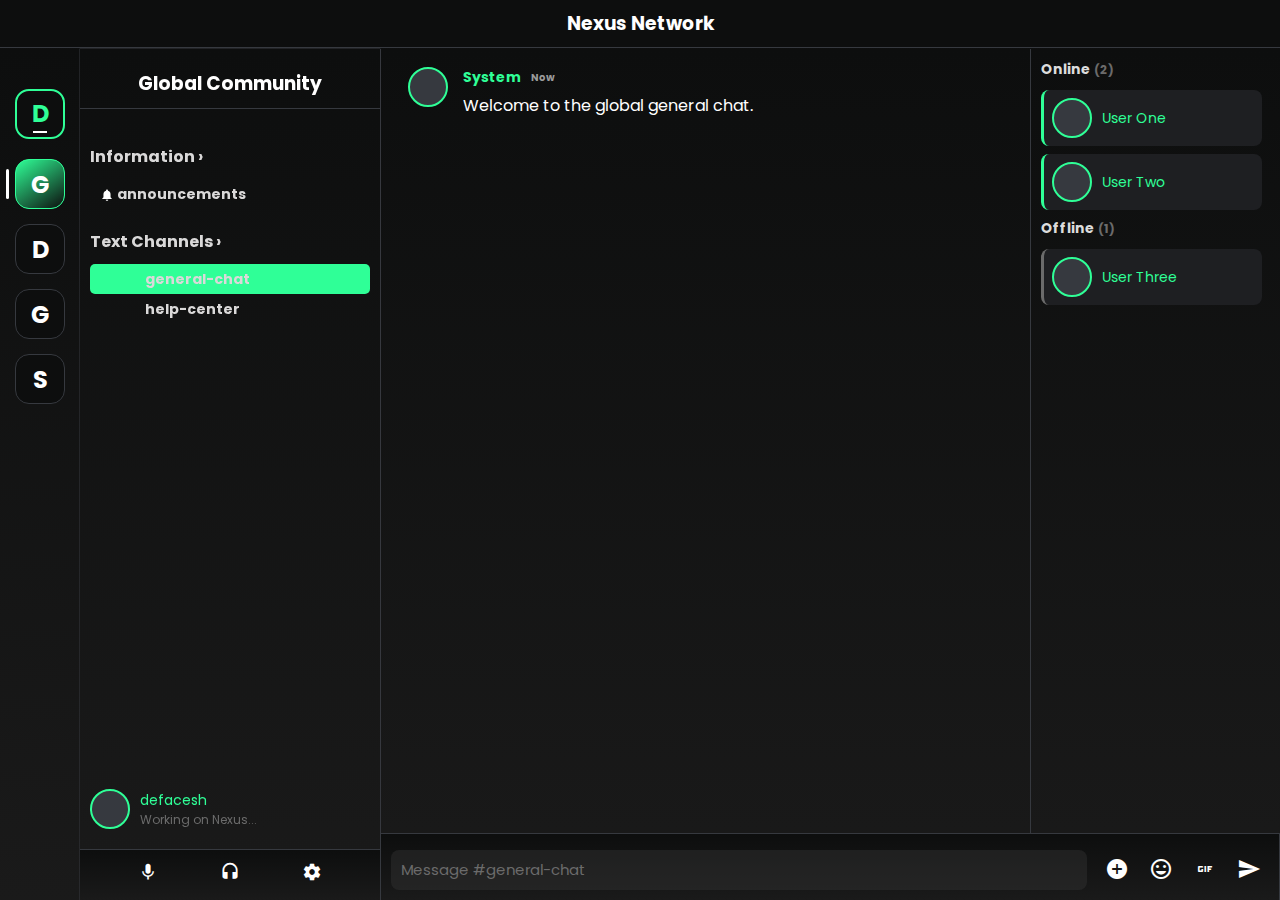
<file: index.html>
<!DOCTYPE html>
<html lang="en"> <head>
    <meta charset="UTF-8" />
    <meta name="viewport" content="width=device-width, initial-scale=1.0" />
    <title>Nexus | Global</title>
    <link rel="stylesheet" href="style.css" />
    <script src="script.js" defer></script>
    <link href="https://fonts.googleapis.com/icon?family=Material+Icons" rel="stylesheet">
  </head>
  <body>
    <div class="top-container no-select"><h3>Nexus Network</h3></div>

    <div class="main-container">
      <div class="left-side-container no-select">
        <div class="server-container no-select">
          <br>
          <div class="app-logo"><h2>D</h2><hr></div>
          <div class="servers">
            <div class="server-item active" title="Global Server"><h2>G</h2><br></div>
            <div class="server-item" title="Dev Community"><h2>D</h2><br></div>
            <div class="server-item" title="Gaming"><h2>G</h2><br></div>
            <div class="server-item" title="Support"><h2>S</h2><br></div>
          </div>
        </div>

        <div class="channel-container">
          <div class="channel-server-info">
            <h3>Global Community</h3>
          </div>
          <br>
          
          <div class="channel-category">
            <h4>Information ›</h4>
            <div class="channels">
              <div class="channel"><h5><span class="material-icons" style="font-size: 14px; vertical-align: middle;">notifications</span> announcements</h5></div>
            </div>
          </div>
          
          <div class="channel-category">
            <h4>Text Channels ›</h4>
            <div class="channels">
              <div class="channel active"><h5><span class="material-icons" style="font-size: 14px; vertical-align: middle;">tag</span> general-chat</h5></div>
              <div class="channel"><h5><span class="material-icons" style="font-size: 14px; vertical-align: middle;">tag</span> help-center</h5></div>
            </div>
          </div>
        
          <div class="user-status">
            <div class="status-item">
              <div class="profile-photo"></div>
              <div class="status-info">
                <span class="username">defacesh</span>
                <span class="status-text">Working on Nexus...</span>
              </div>
            </div>
          </div>
        
          <div class="bottom-controls">
            <button class="control-button" title="Mute"><i class="material-icons">mic</i></button>
            <button class="control-button" title="Deafen"><i class="material-icons">headset</i></button>
            <button class="control-button" title="Settings"><i class="material-icons">settings</i></button>
          </div>
        </div>
      </div>

      <div class="center-container">
        <div class="chat-area" id="chat-area">
          <div class="message-container">
            <div class="profile-photo" style="border-color: #2fff97;"></div>
            <div class="message-content">
              <div class="message-header">
                <h4 class="username" style="color: #2fff97;">System</h4>
                <h5 class="time">Now</h5>
              </div>
              <div class="message"><pre>Welcome to the global general chat.</pre></div>
            </div>
          </div>
        </div>

        <div class="chat-bottom-area" id="message-container">
          <div class="message-box no-select">
            <textarea 
              id="message-input" 
              placeholder="Message #general-chat"
              rows="1"
            ></textarea>
          </div>
          <div class="button-group no-select">
            <button class="file-upload"><i class="material-icons">add_circle</i></button>
            <button class="emoji-picker"><i class="material-icons">mood</i></button>
            <button class="gif-picker"><i class="material-icons">gif</i></button>
            <button class="sticker-picker"><i class="material-icons">send</i></button>
          </div>
        </div>
      </div>

      <div class="right-side-container no-select">
        <div class="user-list">
          <div class="user-category">
            <h3>Online <span class="user-count">(0)</span></h3>
            <div class="user-item online">
              <div class="profile-photo"></div>
              <div class="user-info"><span class="username">User One</span></div>
            </div>
            <div class="user-item online">
              <div class="profile-photo"></div>
              <div class="user-info"><span class="username">User Two</span></div>
            </div>
          </div>
      
          <div class="user-category">
            <h3>Offline <span class="user-count">(0)</span></h3>
            <div class="user-item offline">
              <div class="profile-photo"></div>
              <div class="user-info"><span class="username">User Three</span></div>
            </div>
          </div>
        </div>
      </div>
    </div>
  </body>
</html>
</file>
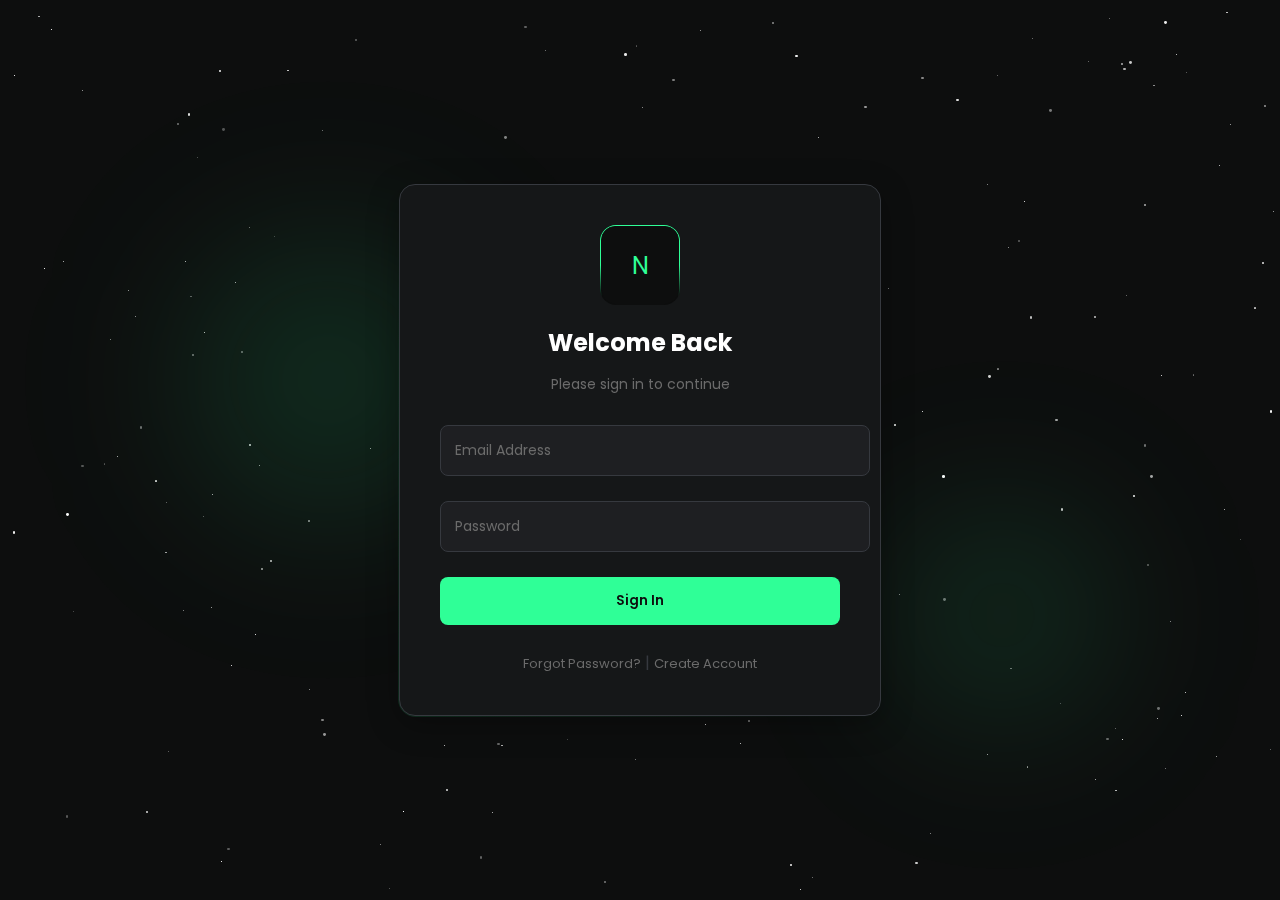
<file: login.html>
<!DOCTYPE html>
<html lang="en">
  <head>
    <meta charset="UTF-8" />
    <meta name="viewport" content="width=device-width, initial-scale=1.0" />
    <title>Login - Nexus</title>
    <style>
      /* Theme Styles */
      @import url("https://fonts.googleapis.com/css2?family=Poppins&display=swap");
      * {
        font-family: "Poppins", sans-serif;
      }
      body {
        background-color: #0d0e0e;
        display: flex;
        justify-content: center;
        align-items: center;
        min-height: 100vh;
        margin: 0;
        overflow: hidden;
      }

      .login-container {
        background: #151718;
        padding: 40px;
        border-radius: 16px;
        box-shadow: 0 8px 32px rgba(0, 0, 0, 0.3);
        width: 100%;
        max-width: 400px;
        position: relative;
        border: 1px solid #36393f;
      }

      .login-container::before {
        content: "";
        position: absolute;
        top: -2px;
        left: -2px;
        right: -2px;
        bottom: -2px;
        background: linear-gradient(45deg, #2fff97 0%, transparent 50%);
        z-index: -1;
        border-radius: 18px;
        opacity: 0.15;
      }

      .login-header {
        text-align: center;
        margin-bottom: 30px;
      }

      .logo {
    width: 80px;
    height: 80px;
    border-radius: 16px;
    margin: 0 auto 20px;
    display: flex;
    align-items: center;
    justify-content: center;
    font-size: 24px;
    color: #2fff97;
    position: relative;
    background: #0d0e0e;
    overflow: hidden; /* Important */
}

.logo::before {
    content: '';
    position: absolute;
    width: 500%; /* Larger animation area */
    height: 500%;
    background: conic-gradient(
        #2fff97 0deg,
        #2fff97 90deg,
        transparent 130deg,
        transparent 230deg,
        #2fff97 270deg,
        #2fff97 360deg
    );
    animation: rotate 3s linear infinite;
    z-index: 0;
}

@keyframes rotate {
    from { transform: rotate(0deg); }
    to { transform: rotate(360deg); }
}
.logo-content {
    position: relative;
    z-index: 1;
    background: #0d0e0e;
    width: calc(100% - 4px);
    height: calc(100% - 4px);
    border-radius: 14px;
    display: flex;
    align-items: center;
    justify-content: center;
    border: 1px solid #0d0e0e; /* Stabilizes the logo border */
}

      .login-header h1 {
        color: #fff;
        font-size: 24px;
        margin-bottom: 8px;
      }
      .logo h2 {
        position: relative;
        z-index: 1;
        background: #0d0e0e;
        padding: 5px;
        border-radius: 14px;
      }

      .login-header p {
        color: #6b6b6b;
        font-size: 14px;
      }

      .input-group {
        margin-bottom: 25px;
        position: relative;
      }

      .input-group input {
        width: 100%;
        padding: 14px;
        background: #1e1f22;
        border: 1px solid #36393f;
        border-radius: 8px;
        color: #fff;
        font-size: 14px;
        transition: all 0.3s ease;
      }

      .input-group input:focus {
        outline: none;
        border-color: #2fff97;
        box-shadow: 0 0 0 3px rgba(47, 255, 151, 0.1);
      }

      .input-group input::placeholder {
        color: #6b6b6b;
      }

      .login-btn {
        width: 100%;
        padding: 14px;
        background: #2fff97;
        color: #0d0e0e;
        border: none;
        border-radius: 8px;
        font-weight: 600;
        cursor: pointer;
        transition: all 0.3s ease;
      }

      .login-btn:hover {
        transform: translateY(-2px);
        box-shadow: 0 8px 20px rgba(47, 255, 151, 0.2);
      }

      .links {
        margin-top: 25px;
        text-align: center;
      }

      .links a {
        color: #6b6b6b;
        text-decoration: none;
        font-size: 13px;
        transition: color 0.3s ease;
      }

      .links a:hover {
        color: #2fff97;
      }

      /* Arka Plan Efektleri */
      .background-effects {
        position: fixed;
        width: 100vw;
        height: 100vh;
        z-index: -1;
      }

      .gradient-circle {
        position: absolute;
        background: radial-gradient(circle, #2fff9733 0%, transparent 70%);
        filter: blur(80px);
      }

      /* Responsive Design */
      @media (max-width: 480px) {
        .login-container {
          margin: 20px;
          padding: 30px;
        }
      }
    </style>
  </head>
  <body>
    <div class="background-effects">
      <div
        class="gradient-circle"
        style="width: 400px; height: 400px; top: 20%; left: 10%"
      ></div>
      <div
        class="gradient-circle"
        style="width: 300px; height: 300px; bottom: 15%; right: 10%"
      ></div>
    </div>

    <div class="login-container">
      <div class="login-header">
        <div class="logo">
            <div class="logo-content">N</div>
        </div>
        <h1>Welcome Back</h1>
        <p>Please sign in to continue</p>
      </div>

      <form>
        <div class="input-group">
          <input type="email" placeholder="Email Address" required />
        </div>

        <div class="input-group">
          <input type="password" placeholder="Password" required />
        </div>

        <button type="submit" class="login-btn">Sign In</button>

        <div class="links">
          <a href="#">Forgot Password?</a>
          <span style="color: #36393f">|</span>
          <a href="#">Create Account</a>
        </div>
      </form>
    </div>
  </body>
  <script>
    function createShootingStars() {
    const container = document.createElement('div');
    container.style.position = 'fixed';
    container.style.top = '0';
    container.style.left = '0';
    container.style.width = '100%';
    container.style.height = '100%';
    container.style.pointerEvents = 'none';
    container.style.zIndex = '-1';
    container.style.overflow = 'hidden';
    document.body.prepend(container);

    // Function to create stars
    function createStar() {
        const star = document.createElement('div');
        star.style.position = 'absolute';
        star.style.width = Math.random() * 3 + 'px';
        star.style.height = star.style.width;
        star.style.backgroundColor = 'white';
        star.style.borderRadius = '50%';
        star.style.opacity = Math.random() * 0.7 + 0.3;
        star.style.left = Math.random() * 100 + '%';
        star.style.top = Math.random() * 100 + '%';
        
        // Slow twinkle effect
        star.style.animation = `twinkle ${Math.random() * 5 + 3}s infinite alternate`;
        
        container.appendChild(star);
    }

    // Shooting star effect
    function createShootingStar() {
        const shootingStar = document.createElement('div');
        shootingStar.style.position = 'absolute';
        shootingStar.style.width = '2px';
        shootingStar.style.height = '2px';
        shootingStar.style.backgroundColor = 'white';
        shootingStar.style.boxShadow = '0 0 10px 2px rgba(255, 255, 255, 0.8)';
        
        // Random start position
        const startX = Math.random() * 100;
        const startY = Math.random() * 50;
        shootingStar.style.left = startX + '%';
        shootingStar.style.top = startY + '%';
        
        // Random direction and length
        const angle = Math.random() * 30 + 15;
        const distance = Math.random() * 100 + 50;
        const endX = startX + distance * Math.cos(angle * Math.PI / 180);
        const endY = startY + distance * Math.sin(angle * Math.PI / 180);
        
        // Animasyon
        shootingStar.style.animation = `shoot ${Math.random() * 2 + 1}s linear`;
        shootingStar.style.animationTimingFunction = 'cubic-bezier(0.4, 0, 0.2, 1)';
        
        // Remove when animation ends
        shootingStar.addEventListener('animationend', () => {
            shootingStar.remove();
        });
        
        container.appendChild(shootingStar);
    }

    // CSS animation definitions
    const style = document.createElement('style');
    style.textContent = `
        @keyframes twinkle {
            0%, 100% { opacity: 0.3; }
            50% { opacity: 1; }
        }
        
        @keyframes shoot {
            0% {
                transform: translate(0, 0);
                opacity: 1;
            }
            100% {
                transform: translate(${Math.random() * 200 - 100}px, ${Math.random() * 200 - 100}px);
                opacity: 0;
            }
        }
    `;
    document.head.appendChild(style);

    // Create initial stars
    for (let i = 0; i < 200; i++) {
        createStar();
    }

    // Create shooting stars at regular intervals
    setInterval(createShootingStar, 1000);
}

// Start the animation
document.addEventListener('DOMContentLoaded', createShootingStars);
  </script>
</html>
</file>
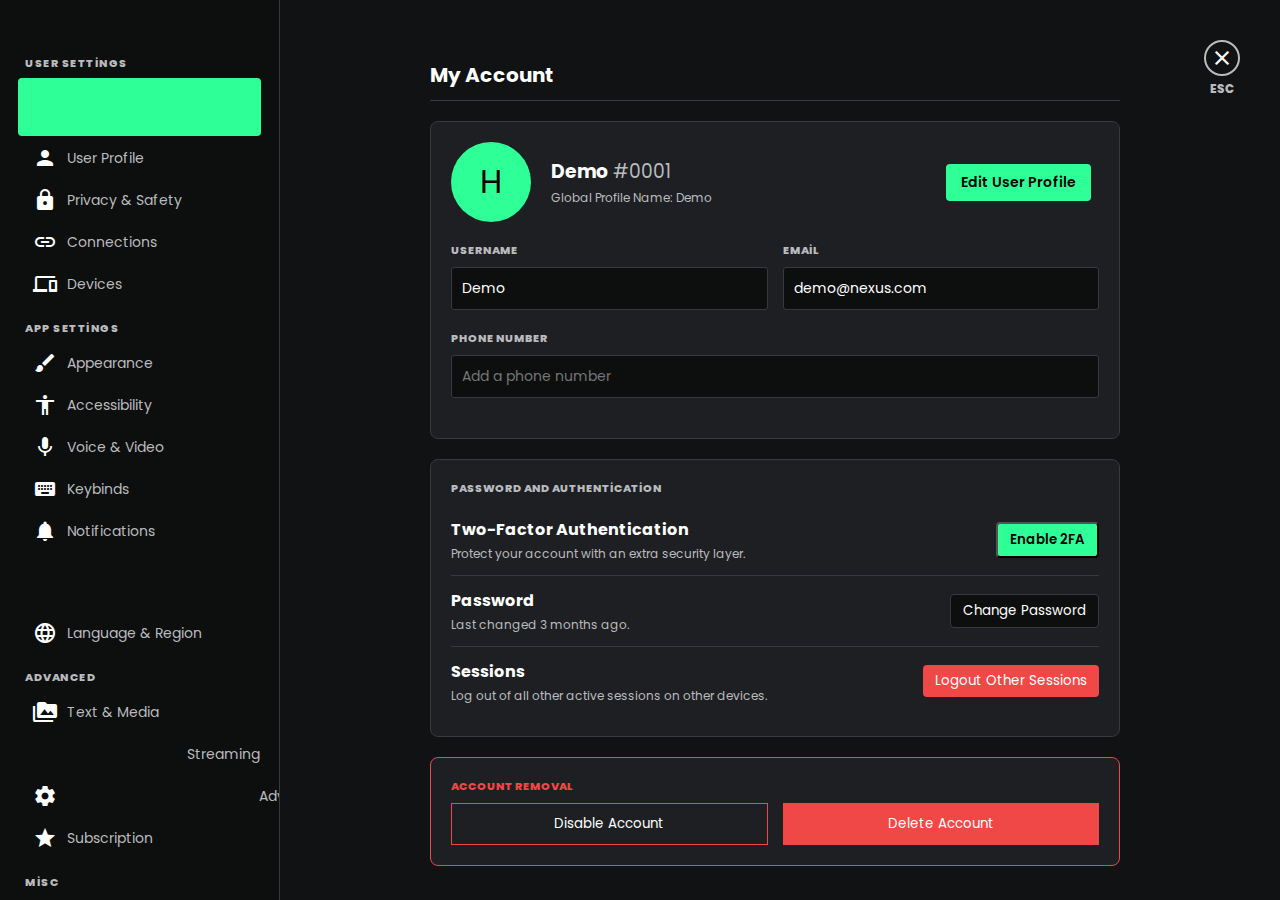
<file: settings.html>
<!DOCTYPE html>
<html lang="tr">
<head>
    <meta charset="UTF-8">
    <meta name="viewport" content="width=device-width, initial-scale=1.0">
    <title>Nexus | Settings</title>
    <link rel="stylesheet" href="style.css">
    <link href="https://fonts.googleapis.com/icon?family=Material+Icons" rel="stylesheet">
    <style>
        :root {
            --accent-color: #2fff97;
            --bg-darker: #090a0b;
            --bg-sidebar: #0d0e0e;
            --bg-main: #111214;
            --bg-card: #1e1f22;
            --bg-input: #0d0e0e;
            --border: #36393f;
            --text-main: #ffffff;
            --text-muted: #b9bbbe;
            --text-danger: #f04747;
            --text-warning: #faa61a;
            --text-success: #43b581;
            --text-info: #00b0f4;
        }

        body.light-mode {
            --bg-darker: #e3e5e8; --bg-sidebar: #f2f3f5; --bg-main: #ffffff;
            --bg-card: #f2f3f5; --bg-input: #ebedef; --border: #dcdfe3;
            --text-main: #060607; --text-muted: #4f5660; --text-info: #0066cc;
        }

        * { box-sizing: border-box; font-family: 'Poppins', Tahoma, Geneva, Verdana, sans-serif; }
        body { background-color: var(--bg-darker); margin: 0; display: flex; justify-content: center; align-items: center; height: 100vh; overflow: hidden; color: var(--text-main); }

        .wrapper {
            width: 100%; max-width: 1600px; height: 100vh;
            background: var(--bg-main); display: flex; overflow: hidden;
        }

        /* Sidebar - Categorized */
        .sidebar {
            width: 280px; background: var(--bg-sidebar); padding: 40px 10px;
            display: flex; flex-direction: column; border-right: 1px solid var(--border);
            overflow-y: auto; scrollbar-width: none;
        }
        .sidebar::-webkit-scrollbar { display: none; }

        .nav-head { font-size: 11px; font-weight: 800; color: var(--text-muted); padding: 15px 15px 5px; text-transform: uppercase; letter-spacing: 0.5px; }
        
        .nav-item {
            padding: 8px 15px; margin: 1px 8px; border-radius: 4px;
            cursor: pointer; display: flex; align-items: center; gap: 10px;
            color: var(--text-muted); font-size: 14px; transition: 0.15s;
        }
        .nav-item:hover { background: rgba(79, 84, 92, 0.16); color: var(--text-main); }
        .nav-item.active { background: var(--accent-color); color: #000; font-weight: 600; }
        .nav-item.danger { color: var(--text-danger); }

        /* Main Content Area */
        .content-area { flex: 1; display: flex; flex-direction: column; background: var(--bg-main); position: relative; }
        .tab-panel { display: none; padding: 60px 100px; max-width: 900px; margin: 0 auto; width: 100%; overflow-y: auto; }
        .tab-panel.active { display: block; animation: fadeIn 0.2s ease; }
        @keyframes fadeIn { from { opacity: 0; } to { opacity: 1; } }

        .h-title { font-size: 20px; font-weight: 700; margin-bottom: 20px; border-bottom: 1px solid var(--border); padding-bottom: 10px; }
        .card { background: var(--bg-card); padding: 20px; border-radius: 8px; border: 1px solid var(--border); margin-bottom: 20px; }
        
        /* Form & UI Elements */
        .f-group { margin-bottom: 20px; }
        .f-label { font-size: 11px; font-weight: 800; color: var(--text-muted); margin-bottom: 8px; text-transform: uppercase; }
        .f-input { width: 100%; padding: 10px; background: var(--bg-input); border: 1px solid var(--border); border-radius: 3px; color: var(--text-main); font-size: 14px; }
        select.f-input { cursor: pointer; }
        
        .flex-row { display: flex; justify-content: space-between; align-items: center; padding: 12px 0; border-bottom: 1px solid var(--border); }
        .flex-row:last-child { border-bottom: none; }
        
        .hint { font-size: 12px; color: var(--text-muted); margin-top: 4px; line-height: 1.4; }

        /* Switch */
        .switch { position: relative; width: 36px; height: 20px; }
        .switch input { opacity: 0; width: 0; height: 0; }
        .slider { position: absolute; cursor: pointer; top: 0; left: 0; right: 0; bottom: 0; background: #4f545c; transition: .2s; border-radius: 20px; }
        .slider:before { position: absolute; content: ""; height: 14px; width: 14px; left: 3px; bottom: 3px; background: white; transition: .2s; border-radius: 50%; }
        input:checked + .slider { background: var(--accent-color); }
        input:checked + .slider:before { transform: translateX(16px); }

        /* ESC Button */
        .esc-btn { position: absolute; top: 40px; right: 40px; text-align: center; cursor: pointer; z-index: 10; }
        .esc-circle { width: 36px; height: 36px; border: 2px solid var(--text-muted); border-radius: 50%; display: flex; align-items: center; justify-content: center; margin-bottom: 4px; }
        .esc-btn:hover .esc-circle { border-color: var(--accent-color); color: var(--accent-color); transform: rotate(90deg); }

        /* Avatar Box */
        .avatar-edit { width: 80px; height: 80px; border-radius: 50%; background: #2fff97; display: flex; align-items: center; justify-content: center; font-size: 32px; color: #000; position: relative; cursor: pointer; }
        .avatar-edit:hover::after { content: "EDIT"; position: absolute; background: rgba(0,0,0,0.5); width: 100%; height: 100%; border-radius: 50%; display: flex; align-items: center; justify-content: center; font-size: 12px; color: white; }

        /* Grid */
        .grid-2 { display: grid; grid-template-columns: 1fr 1fr; gap: 15px; }
        .grid-3 { display: grid; grid-template-columns: 1fr 1fr 1fr; gap: 15px; }
        
        /* Button */
        button { cursor: pointer; transition: background 0.15s; }
        
        /* Progress Bar */
        .progress-bar { height: 6px; background: var(--bg-input); border-radius: 3px; overflow: hidden; }
        .progress-fill { height: 100%; background: var(--accent-color); border-radius: 3px; }
        
        /* Badge */
        .badge { display: inline-block; padding: 2px 8px; border-radius: 10px; font-size: 11px; font-weight: 700; background: var(--accent-color); color: #000; margin-left: 8px; }
        
        /* Connection Items */
        .connection-item { display: flex; align-items: center; justify-content: space-between; padding: 12px; border: 1px solid var(--border); border-radius: 6px; margin-bottom: 8px; }
        .connection-info { display: flex; align-items: center; gap: 12px; }
        .connection-icon { width: 36px; height: 36px; border-radius: 50%; display: flex; align-items: center; justify-content: center; color: white; }
        
        /* Activity Status */
        .status-option { display: flex; align-items: center; gap: 12px; padding: 10px; border: 1px solid var(--border); border-radius: 6px; margin-bottom: 8px; cursor: pointer; }
        .status-option:hover { background: rgba(79, 84, 92, 0.08); }
        .status-indicator { width: 12px; height: 12px; border-radius: 50%; }
        .status-online { background: var(--accent-color); }
        .status-idle { background: var(--text-warning); }
        .status-dnd { background: var(--text-danger); }
        .status-invisible { background: var(--text-muted); }
        
        /* Subscription Card */
        .subscription-card { background: linear-gradient(135deg, #2fff97 0%, #00c6ff 100%); color: #000; padding: 24px; border-radius: 8px; margin-bottom: 20px; }
        
        /* Toggle Radio */
        .toggle-radio { display: flex; border: 1px solid var(--border); border-radius: 4px; overflow: hidden; }
        .toggle-option { flex: 1; text-align: center; padding: 10px; cursor: pointer; border-right: 1px solid var(--border); }
        .toggle-option:last-child { border-right: none; }
        .toggle-option.active { background: var(--accent-color); color: #000; font-weight: 600; }
        
        /* Tab content for scroll */
        .tab-content { overflow-y: auto; padding-right: 10px; }
        .tab-content::-webkit-scrollbar { width: 8px; }
        .tab-content::-webkit-scrollbar-track { background: transparent; }
        .tab-content::-webkit-scrollbar-thumb { background: var(--border); border-radius: 4px; }
    </style>
</head>
<body>

    <div class="wrapper">
        <nav class="sidebar">
            <div class="nav-head">User Settings</div>
            <div class="nav-item active" data-tab="account"><i class="material-icons">manage_accounts</i> My Account</div>
            <div class="nav-item" data-tab="profile"><i class="material-icons">person</i> User Profile</div>
            <div class="nav-item" data-tab="privacy"><i class="material-icons">lock</i> Privacy & Safety</div>
            <div class="nav-item" data-tab="connections"><i class="material-icons">link</i> Connections</div>
            <div class="nav-item" data-tab="devices"><i class="material-icons">devices</i> Devices</div>

            <div class="nav-head">App Settings</div>
            <div class="nav-item" data-tab="appearance"><i class="material-icons">brush</i> Appearance</div>
            <div class="nav-item" data-tab="accessibility"><i class="material-icons">accessibility</i> Accessibility</div>
            <div class="nav-item" data-tab="voice"><i class="material-icons">mic</i> Voice & Video</div>
            <div class="nav-item" data-tab="keybinds"><i class="material-icons">keyboard</i> Keybinds</div>
            <div class="nav-item" data-tab="notifications"><i class="material-icons">notifications</i> Notifications</div>
            <div class="nav-item" data-tab="activity"><i class="material-icons">sports_esports</i> Activity Status</div>
            <div class="nav-item" data-tab="language"><i class="material-icons">language</i> Language & Region</div>

            <div class="nav-head">Advanced</div>
            <div class="nav-item" data-tab="text-media"><i class="material-icons">perm_media</i> Text & Media</div>
            <div class="nav-item" data-tab="streaming"><i class="material-icons">stream</i> Streaming</div>
            <div class="nav-item" data-tab="advanced-dev"><i class="material-icons">settings_suggest</i> Advanced</div>
            <div class="nav-item" data-tab="billing"><i class="material-icons">star</i> Subscription</div>

            <div class="nav-head">Misc</div>
            <div class="nav-item" data-tab="support"><i class="material-icons">help</i> Support & Bug Report</div>
            <div class="nav-item" data-tab="about"><i class="material-icons">info</i> About</div>
            <div class="nav-item danger" id="logout-btn"><i class="material-icons">logout</i> Log Out</div>
        </nav>

        <main class="content-area">
            <div class="esc-btn" onclick="window.location.href='index.html'">
                <div class="esc-circle"><i class="material-icons">close</i></div>
                <div style="font-size: 12px; font-weight: 800; color: var(--text-muted);">ESC</div>
            </div>

            <div id="account" class="tab-panel active">
                <div class="tab-content">
                    <h2 class="h-title">My Account</h2>
                    <div class="card">
                        <div style="display:flex; align-items:center; gap:20px; margin-bottom:20px;">
                            <div class="avatar-edit">H</div>
                            <div style="flex:1">
                                <h3 style="margin:0">Demo <span style="color:var(--text-muted); font-weight:400">#0001</span></h3>
                                <p class="hint">Global Profile Name: Demo</p>
                            </div>
                            <button class="nav-item active" style="border:none; cursor:pointer">Edit User Profile</button>
                        </div>
                        <div class="grid-2">
                            <div class="f-group"><div class="f-label">Username</div><input class="f-input" value="Demo"></div>
                            <div class="f-group"><div class="f-label">Email</div><input class="f-input" value="demo@nexus.com" readonly></div>
                        </div>
                        <div class="f-group"><div class="f-label">Phone Number</div><input class="f-input" placeholder="Add a phone number"></div>
                    </div>
                    <div class="card">
                        <div class="f-label">Password and Authentication</div>
                        <div class="flex-row">
                            <div><b>Two-Factor Authentication</b><p class="hint">Protect your account with an extra security layer.</p></div>
                            <button style="padding:6px 12px; background:var(--accent-color); color:black;  border-radius:4px; font-weight:600">Enable 2FA</button>
                        </div>
                        <div class="flex-row">
                            <div><b>Password</b><p class="hint">Last changed 3 months ago.</p></div>
                            <button style="padding:6px 12px; background:var(--bg-input); border:1px solid var(--border); border-radius:4px;">Change Password</button>
                        </div>
                        <div class="flex-row">
                            <div><b>Sessions</b><p class="hint">Log out of all other active sessions on other devices.</p></div>
                            <button style="padding:6px 12px; background:var(--text-danger); color:white; border:none; border-radius:4px;">Logout Other Sessions</button>
                        </div>
                    </div>
                    <div class="card" style="border-color: var(--text-danger);">
                        <div class="f-label" style="color: var(--text-danger);">Account Removal</div>
                        <div class="grid-2">
                            <button style="padding:10px; border:1px solid var(--text-danger); background:transparent; color:white; cursor:pointer">Disable Account</button>
                            <button style="padding:10px; background:var(--text-danger); color:white; border:none; cursor:pointer">Delete Account</button>
                        </div>
                    </div>
                </div>
            </div>

            <div id="profile" class="tab-panel">
                <div class="tab-content">
                    <h2 class="h-title">User Profile</h2>
                    <div class="card">
                        <div class="f-group">
                            <div class="f-label">Display Name</div>
                            <input class="f-input" placeholder="Enter your display name" value="Demo">
                        </div>
                        <div class="f-group">
                            <div class="f-label">Bio</div>
                            <textarea class="f-input" rows="4" placeholder="Tell us about yourself">Nexus enthusiast and digital creator. Love building cool stuff!</textarea>
                        </div>
                        <div class="f-group">
                            <div class="f-label">Pronouns</div>
                            <input class="f-input" placeholder="they/them, he/him, she/her">
                        </div>
                        <div class="f-group">
                            <div class="f-label">Profile Theme Color</div>
                            <div class="grid-3">
                                <div style="background:#2fff97; height:40px; border-radius:4px; cursor:pointer;"></div>
                                <div style="background:#5865f2; height:40px; border-radius:4px; cursor:pointer;"></div>
                                <div style="background:#eb459e; height:40px; border-radius:4px; cursor:pointer;"></div>
                            </div>
                        </div>
                    </div>
                    <div class="card">
                        <div class="f-label">Social Links</div>
                        <div class="f-group">
                            <div class="f-label">Twitter</div>
                            <input class="f-input" placeholder="https://twitter.com/username">
                        </div>
                        <div class="f-group">
                            <div class="f-label">GitHub</div>
                            <input class="f-input" placeholder="https://github.com/username">
                        </div>
                        <div class="f-group">
                            <div class="f-label">Website</div>
                            <input class="f-input" placeholder="https://yourwebsite.com">
                        </div>
                    </div>
                </div>
            </div>

            <div id="privacy" class="tab-panel">
                <div class="tab-content">
                    <h2 class="h-title">Privacy & Safety</h2>
                    <div class="card">
                        <div class="f-label">Direct Messages</div>
                        <div class="flex-row">
                            <div><b>Allow DMs from server members</b><p class="hint">People in shared servers can send you DMs.</p></div>
                            <label class="switch"><input type="checkbox" checked><span class="slider"></span></label>
                        </div>
                        <div class="flex-row">
                            <div><b>Allow DMs from everyone</b><p class="hint">Anyone can send you a DM request.</p></div>
                            <label class="switch"><input type="checkbox"><span class="slider"></span></label>
                        </div>
                    </div>
                    <div class="card">
                        <div class="f-label">Data & Privacy</div>
                        <div class="flex-row">
                            <div><b>Use data to improve Nexus</b><p class="hint">Allow us to collect analytics to improve your experience.</p></div>
                            <label class="switch"><input type="checkbox" checked><span class="slider"></span></label>
                        </div>
                        <div class="flex-row">
                            <div><b>Personalized recommendations</b><p class="hint">Get server and friend suggestions based on your activity.</p></div>
                            <label class="switch"><input type="checkbox" checked><span class="slider"></span></label>
                        </div>
                    </div>
                    <div class="card">
                        <div class="f-label">Safety</div>
                        <div class="flex-row">
                            <div><b>Scan direct messages for explicit content</b><p class="hint">Automatically detect and blur explicit images.</p></div>
                            <label class="switch"><input type="checkbox" checked><span class="slider"></span></label>
                        </div>
                        <div class="flex-row">
                            <div><b>Block potentially unwanted users</b><p class="hint">Automatically block suspicious accounts.</p></div>
                            <label class="switch"><input type="checkbox"><span class="slider"></span></label>
                        </div>
                    </div>
                </div>
            </div>

            <div id="connections" class="tab-panel">
                <div class="tab-content">
                    <h2 class="h-title">Connections</h2>
                    <div class="card">
                        <div class="f-label">Linked Accounts</div>
                        <div class="connection-item">
                            <div class="connection-info">
                                <div class="connection-icon" style="background:#4285f4;"><i class="material-icons">mail</i></div>
                                <div><b>Google</b><p class="hint">demo@gmail.com</p></div>
                            </div>
                            <button style="padding:6px 12px; background:var(--text-danger); color:white; border:none; border-radius:4px;">Disconnect</button>
                        </div>
                        <div class="connection-item">
                            <div class="connection-info">
                                <div class="connection-icon" style="background:#333;"><i class="material-icons">code</i></div>
                                <div><b>GitHub</b><p class="hint">Not connected</p></div>
                            </div>
                            <button style="padding:6px 12px; background:var(--accent-color); color:#000; border:none; border-radius:4px;">Connect</button>
                        </div>
                        <div class="connection-item">
                            <div class="connection-info">
                                <div class="connection-icon" style="background:#1da1f2;"><i class="material-icons">flutter_dash</i></div>
                                <div><b>Twitter</b><p class="hint">Not connected</p></div>
                            </div>
                            <button style="padding:6px 12px; background:var(--accent-color); color:#000; border:none; border-radius:4px;">Connect</button>
                        </div>
                    </div>
                    <div class="card">
                        <div class="f-label">Integration Permissions</div>
                        <div class="flex-row">
                            <div><b>Allow connections to see your email</b><p class="hint">Connected apps will have access to your email address.</p></div>
                            <label class="switch"><input type="checkbox"><span class="slider"></span></label>
                        </div>
                        <div class="flex-row">
                            <div><b>Allow connections to see your friends list</b><p class="hint">Connected apps can see who you're friends with.</p></div>
                            <label class="switch"><input type="checkbox" checked><span class="slider"></span></label>
                        </div>
                    </div>
                </div>
            </div>

            <div id="devices" class="tab-panel">
                <div class="tab-content">
                    <h2 class="h-title">Devices</h2>
                    <div class="card">
                        <div class="f-label">Active Sessions</div>
                        <div class="connection-item">
                            <div class="connection-info">
                                <i class="material-icons" style="color:var(--accent-color);">desktop_windows</i>
                                <div>
                                    <b>Desktop <span class="badge">CURRENT</span></b>
                                    <p class="hint">Chrome • Istanbul, TR • Last active: Now</p>
                                </div>
                            </div>
                            <button style="padding:6px 12px; background:var(--bg-input); border:1px solid var(--border); border-radius:4px;">Details</button>
                        </div>
                        <div class="connection-item">
                            <div class="connection-info">
                                <i class="material-icons">phone_iphone</i>
                                <div>
                                    <b>Phone</b>
                                    <p class="hint">Firefox • Istanbul, TR • Last active: 2 hours ago</p>
                                </div>
                            </div>
                            <button style="padding:6px 12px; background:var(--text-danger); color:white; border:none; border-radius:4px;">Logout</button>
                        </div>
                        <div class="connection-item">
                            <div class="connection-info">
                                <i class="material-icons">laptop_mac</i>
                                <div>
                                    <b>Laptop</b>
                                    <p class="hint">Nexus App • Istanbul, TR • Last active: 5 days ago</p>
                                </div>
                            </div>
                            <button style="padding:6px 12px; background:var(--text-danger); color:white; border:none; border-radius:4px;">Logout</button>
                        </div>
                    </div>
                    <div class="card">
                        <div class="f-label">Device Settings</div>
                        <div class="flex-row">
                            <div><b>Sync settings across devices</b><p class="hint">Your settings will be synced to all logged-in devices.</p></div>
                            <label class="switch"><input type="checkbox" checked><span class="slider"></span></label>
                        </div>
                        <div class="flex-row">
                            <div><b>Require password on new devices</b><p class="hint">Extra security when logging in from new devices.</p></div>
                            <label class="switch"><input type="checkbox"><span class="slider"></span></label>
                        </div>
                    </div>
                </div>
            </div>

            <div id="appearance" class="tab-panel">
                <div class="tab-content">
                    <h2 class="h-title">Appearance</h2>
                    <div class="card">
                        <div class="f-label">Theme</div>
                        <div class="grid-2" style="margin-top:10px">
                            <div class="nav-item active" id="theme-dark" style="justify-content:center">Dark Mode</div>
                            <div class="nav-item" id="theme-light" style="justify-content:center; border:1px solid var(--border)">Light Mode</div>
                        </div>
                    </div>
                    <div class="card">
                        <div class="f-label">Message Display Density</div>
                        <div class="flex-row">
                            <div><b>Cozy</b><p class="hint">Spacious and modern, great for focus.</p></div>
                            <label class="switch"><input type="radio" name="density" checked><span class="slider"></span></label>
                        </div>
                        <div class="flex-row">
                            <div><b>Compact</b><p class="hint">See more messages at once. No avatars.</p></div>
                            <label class="switch"><input type="radio" name="density"><span class="slider"></span></label>
                        </div>
                    </div>
                    <div class="card">
                        <div class="f-label">Font Size</div>
                        <input type="range" style="width:100%; accent-color:var(--accent-color); margin-bottom:20px;">
                        <div class="flex-row">
                            <div><b>Use system font</b><p class="hint">Use your operating system's default font.</p></div>
                            <label class="switch"><input type="checkbox"><span class="slider"></span></label>
                        </div>
                    </div>
                    <div class="card">
                        <div class="flex-row">
                            <div><b>Hardware Acceleration</b><p class="hint">Uses GPU for smoother UI performance.</p></div>
                            <label class="switch"><input type="checkbox" checked><span class="slider"></span></label>
                        </div>
                        <div class="flex-row">
                            <div><b>Reduced Motion</b><p class="hint">Stops all non-essential UI animations.</p></div>
                            <label class="switch"><input type="checkbox"><span class="slider"></span></label>
                        </div>
                        <div class="flex-row">
                            <div><b>Show emoji reactions on messages</b><p class="hint">Display emoji reactions below messages.</p></div>
                            <label class="switch"><input type="checkbox" checked><span class="slider"></span></label>
                        </div>
                    </div>
                </div>
            </div>

            <div id="accessibility" class="tab-panel">
                <div class="tab-content">
                    <h2 class="h-title">Accessibility</h2>
                    <div class="card">
                        <div class="f-label">Text & Display</div>
                        <div class="flex-row">
                            <div><b>High contrast mode</b><p class="hint">Increase contrast for better readability.</p></div>
                            <label class="switch"><input type="checkbox"><span class="slider"></span></label>
                        </div>
                        <div class="flex-row">
                            <div><b>Bold text</b><p class="hint">Make all text bold for better visibility.</p></div>
                            <label class="switch"><input type="checkbox"><span class="slider"></span></label>
                        </div>
                        <div class="flex-row">
                            <div><b>Larger cursor</b><p class="hint">Increase cursor size for better visibility.</p></div>
                            <label class="switch"><input type="checkbox"><span class="slider"></span></label>
                        </div>
                    </div>
                    <div class="card">
                        <div class="f-label">Keyboard Navigation</div>
                        <div class="flex-row">
                            <div><b>Enable keyboard shortcuts</b><p class="hint">Use keyboard to navigate Nexus.</p></div>
                            <label class="switch"><input type="checkbox" checked><span class="slider"></span></label>
                        </div>
                        <div class="flex-row">
                            <div><b>Focus highlight</b><p class="hint">Highlight focused elements clearly.</p></div>
                            <label class="switch"><input type="checkbox" checked><span class="slider"></span></label>
                        </div>
                    </div>
                    <div class="card">
                        <div class="f-label">Audio & Visual</div>
                        <div class="flex-row">
                            <div><b>Play sound on notification</b><p class="hint">Play a sound when you receive a notification.</p></div>
                            <label class="switch"><input type="checkbox" checked><span class="slider"></span></label>
                        </div>
                        <div class="flex-row">
                            <div><b>Flash taskbar on notification</b><p class="hint">Flash the taskbar icon when you receive a notification.</p></div>
                            <label class="switch"><input type="checkbox"><span class="slider"></span></label>
                        </div>
                    </div>
                </div>
            </div>

            <div id="voice" class="tab-panel">
                <div class="tab-content">
                    <h2 class="h-title">Voice & Video</h2>
                    <div class="card">
                        <div class="grid-2">
                            <div class="f-group"><div class="f-label">Input Device</div><select class="f-input"><option>Demo Headphone</option><option>Demo Headphone X</option></select></div>
                            <div class="f-group"><div class="f-label">Output Device</div><select class="f-input"><option>Headphones (Nexus Audio)</option></select></div>
                        </div>
                        <div class="f-label">Input Volume</div>
                        <input type="range" style="width:100%; accent-color:var(--accent-color); margin-bottom:20px;">
                        <div class="f-label">Mic Test</div>
                        <div style="height:12px; background:#000; border-radius:6px; overflow:hidden"><div style="width:40%; height:100%; background:var(--accent-color)"></div></div>
                        <p class="hint">Adjust sensitivity until bar stays green while talking.</p>
                    </div>
                    <div class="card">
                        <div class="f-label">Voice Processing</div>
                        <div class="flex-row"><div><b>Noise Suppression</b></div><label class="switch"><input type="checkbox" checked><span class="slider"></span></label></div>
                        <div class="flex-row"><div><b>Echo Cancellation</b></div><label class="switch"><input type="checkbox" checked><span class="slider"></span></label></div>
                        <div class="flex-row"><div><b>Automatic Gain Control</b></div><label class="switch"><input type="checkbox"><span class="slider"></span></label></div>
                    </div>
                    <div class="card">
                        <div class="f-label">Video Settings</div>
                        <div class="f-group">
                            <div class="f-label">Camera</div>
                            <select class="f-input"><option>Default Camera</option><option>Logitech Webcam</option></select>
                        </div>
                        <div class="grid-2">
                            <div class="f-group">
                                <div class="f-label">Resolution</div>
                                <select class="f-input"><option>720p</option><option selected>1080p</option><option>4K</option></select>
                            </div>
                            <div class="f-group">
                                <div class="f-label">Frame Rate</div>
                                <select class="f-input"><option>30 FPS</option><option selected>60 FPS</option></select>
                            </div>
                        </div>
                        <div class="flex-row">
                            <div><b>Enable HD video</b><p class="hint">Stream in higher quality (uses more data).</p></div>
                            <label class="switch"><input type="checkbox" checked><span class="slider"></span></label>
                        </div>
                    </div>
                </div>
            </div>

            <div id="keybinds" class="tab-panel">
                <div class="tab-content">
                    <h2 class="h-title">Keybinds</h2>
                    <div class="card">
                        <div class="f-label">Keyboard Shortcuts</div>
                        <div class="flex-row">
                            <div><b>Push to Talk</b><p class="hint">Key to talk in voice channels.</p></div>
                            <input class="f-input" value="Ctrl + Shift + P" style="width:150px; text-align:center">
                        </div>
                        <div class="flex-row">
                            <div><b>Toggle Mute</b><p class="hint">Quickly mute/unmute yourself.</p></div>
                            <input class="f-input" value="Ctrl + Shift + M" style="width:150px; text-align:center">
                        </div>
                        <div class="flex-row">
                            <div><b>Toggle Deafen</b><p class="hint">Deafen/undeafen yourself.</p></div>
                            <input class="f-input" value="Ctrl + Shift + D" style="width:150px; text-align:center">
                        </div>
                        <div class="flex-row">
                            <div><b>Toggle App Visibility</b><p class="hint">Show/hide the Nexus window.</p></div>
                            <input class="f-input" value="Ctrl + `" style="width:150px; text-align:center">
                        </div>
                    </div>
                    <div class="card">
                        <div class="flex-row">
                            <div><b>Enable keyboard shortcuts</b><p class="hint">Use keyboard to navigate Nexus.</p></div>
                            <label class="switch"><input type="checkbox" checked><span class="slider"></span></label>
                        </div>
                        <button style="padding:10px; background:var(--accent-color); color:#000; border:none; border-radius:4px; font-weight:600; margin-top:10px;">Reset to Defaults</button>
                    </div>
                </div>
            </div>

            <div id="notifications" class="tab-panel">
                <div class="tab-content">
                    <h2 class="h-title">Notifications</h2>
                    <div class="card">
                        <div class="f-label">Desktop Notifications</div>
                        <div class="flex-row">
                            <div><b>Enable desktop notifications</b><p class="hint">Show notifications when you receive messages.</p></div>
                            <label class="switch"><input type="checkbox" checked><span class="slider"></span></label>
                        </div>
                        <div class="flex-row">
                            <div><b>Notification sounds</b><p class="hint">Play a sound with notifications.</p></div>
                            <label class="switch"><input type="checkbox" checked><span class="slider"></span></label>
                        </div>
                        <div class="flex-row">
                            <div><b>Focus mode suppression</b><p class="hint">Mute notifications when you're in focus mode.</p></div>
                            <label class="switch"><input type="checkbox"><span class="slider"></span></label>
                        </div>
                    </div>
                    <div class="card">
                        <div class="f-label">Notification Preferences</div>
                        <div class="flex-row">
                            <div><b>Direct messages</b><p class="hint">Notify me about direct messages.</p></div>
                            <div class="toggle-radio" style="width:200px">
                                <div class="toggle-option active">All</div>
                                <div class="toggle-option">Mentions</div>
                                <div class="toggle-option">None</div>
                            </div>
                        </div>
                        <div class="flex-row">
                            <div><b>Server mentions</b><p class="hint">Notify me when I'm @mentioned.</p></div>
                            <div class="toggle-radio" style="width:200px">
                                <div class="toggle-option active">All</div>
                                <div class="toggle-option">Mentions</div>
                                <div class="toggle-option">None</div>
                            </div>
                        </div>
                        <div class="flex-row">
                            <div><b>Friend requests</b><p class="hint">Notify me about friend requests.</p></div>
                            <label class="switch"><input type="checkbox" checked><span class="slider"></span></label>
                        </div>
                    </div>
                </div>
            </div>

            <div id="activity" class="tab-panel">
                <div class="tab-content">
                    <h2 class="h-title">Activity Status</h2>
                    <div class="card">
                        <div class="f-label">Current Status</div>
                        <div class="status-option">
                            <div class="status-indicator status-online"></div>
                            <div style="flex:1"><b>Online</b><p class="hint">You appear online and can receive messages.</p></div>
                            <label class="switch"><input type="radio" name="status" checked><span class="slider"></span></label>
                        </div>
                        <div class="status-option">
                            <div class="status-indicator status-idle"></div>
                            <div style="flex:1"><b>Idle</b><p class="hint">You appear away but can receive messages.</p></div>
                            <label class="switch"><input type="radio" name="status"><span class="slider"></span></label>
                        </div>
                        <div class="status-option">
                            <div class="status-indicator status-dnd"></div>
                            <div style="flex:1"><b>Do Not Disturb</b><p class="hint">You will not receive desktop or sound notifications.</p></div>
                            <label class="switch"><input type="radio" name="status"><span class="slider"></span></label>
                        </div>
                        <div class="status-option">
                            <div class="status-indicator status-invisible"></div>
                            <div style="flex:1"><b>Invisible</b><p class="hint">You appear offline but can see everything.</p></div>
                            <label class="switch"><input type="radio" name="status"><span class="slider"></span></label>
                        </div>
                    </div>
                    <div class="card">
                        <div class="f-label">Display Current Activity</div>
                        <div class="flex-row">
                            <div><b>Show current game as status message</b><p class="hint">Display what game you're playing.</p></div>
                            <label class="switch"><input type="checkbox" checked><span class="slider"></span></label>
                        </div>
                        <div class="flex-row">
                            <div><b>Display Spotify as status</b><p class="hint">Show what you're listening to on Spotify.</p></div>
                            <label class="switch"><input type="checkbox" checked><span class="slider"></span></label>
                        </div>
                        <div class="flex-row">
                            <div><b>Share activity with friends</b><p class="hint">Let friends see what you're up to.</p></div>
                            <label class="switch"><input type="checkbox" checked><span class="slider"></span></label>
                        </div>
                    </div>
                </div>
            </div>

            <div id="language" class="tab-panel">
                <div class="tab-content">
                    <h2 class="h-title">Language & Region</h2>
                    <div class="card">
                        <div class="f-group">
                            <div class="f-label">App Language</div>
                            <select class="f-input">
                                <option>English (US)</option>
                                <option>Türkçe</option>
                                <option>Deutsch</option>
                                <option>Français</option>
                                <option>Español</option>
                                <option>Italiano</option>
                            </select>
                        </div>
                        <div class="f-group">
                            <div class="f-label">Region Format</div>
                            <select class="f-input">
                                <option>United States (MM/DD/YYYY)</option>
                                <option selected>Turkey (DD/MM/YYYY)</option>
                                <option>Germany (DD.MM.YYYY)</option>
                                <option>Japan (YYYY/MM/DD)</option>
                            </select>
                        </div>
                        <div class="f-group">
                            <div class="f-label">Timezone</div>
                            <select class="f-input">
                                <option selected>(GMT+3:00) Istanbul</option>
                                <option>(GMT+1:00) Berlin</option>
                                <option>(GMT+0:00) London</option>
                                <option>(GMT-5:00) New York</option>
                                <option>(GMT-8:00) Los Angeles</option>
                            </select>
                        </div>
                    </div>
                    <div class="card">
                        <div class="f-label">Spell Check</div>
                        <div class="flex-row">
                            <div><b>Enable spell check</b><p class="hint">Check spelling in text channels.</p></div>
                            <label class="switch"><input type="checkbox" checked><span class="slider"></span></label>
                        </div>
                        <div class="f-group">
                            <div class="f-label">Spell Check Language</div>
                            <select class="f-input"><option>English</option><option>Türkçe</option></select>
                        </div>
                    </div>
                </div>
            </div>

            <div id="text-media" class="tab-panel">
                <div class="tab-content">
                    <h2 class="h-title">Text & Media</h2>
                    <div class="card">
                        <div class="f-label">Media Display</div>
                        <div class="flex-row">
                            <div><b>Show embeds and previews</b><p class="hint">Show website previews for links.</p></div>
                            <label class="switch"><input type="checkbox" checked><span class="slider"></span></label>
                        </div>
                        <div class="flex-row">
                            <div><b>Auto-play GIFs</b><p class="hint">Automatically play animated GIFs.</p></div>
                            <label class="switch"><input type="checkbox" checked><span class="slider"></span></label>
                        </div>
                        <div class="flex-row">
                            <div><b>Show spoiler content</b><p class="hint">Display messages marked as spoilers.</p></div>
                            <label class="switch"><input type="checkbox"><span class="slider"></span></label>
                        </div>
                    </div>
                    <div class="card">
                        <div class="f-label">File Uploads</div>
                        <div class="flex-row">
                            <div><b>Compress images before uploading</b><p class="hint">Reduce image file size automatically.</p></div>
                            <label class="switch"><input type="checkbox" checked><span class="slider"></span></label>
                        </div>
                        <div class="f-group">
                            <div class="f-label">Maximum upload size</div>
                            <select class="f-input">
                                <option>8 MB (Recommended)</option>
                                <option>16 MB</option>
                                <option>32 MB</option>
                                <option>100 MB (Nitro Only)</option>
                            </select>
                        </div>
                    </div>
                    <div class="card">
                        <div class="f-label">Text Formatting</div>
                        <div class="flex-row">
                            <div><b>Show markdown automatically</b><p class="hint">Format messages with markdown syntax.</p></div>
                            <label class="switch"><input type="checkbox" checked><span class="slider"></span></label>
                        </div>
                        <div class="flex-row">
                            <div><b>Use rich presence on profiles</b><p class="hint">Show detailed activity on user profiles.</p></div>
                            <label class="switch"><input type="checkbox" checked><span class="slider"></span></label>
                        </div>
                    </div>
                </div>
            </div>

            <div id="streaming" class="tab-panel">
                <div class="tab-content">
                    <h2 class="h-title">Streaming</h2>
                    <div class="card">
                        <div class="f-label">Stream Settings</div>
                        <div class="f-group">
                            <div class="f-label">Stream Quality</div>
                            <select class="f-input">
                                <option>720p @ 30fps (Recommended)</option>
                                <option>720p @ 60fps</option>
                                <option>1080p @ 30fps</option>
                                <option>1080p @ 60fps</option>
                            </select>
                        </div>
                        <div class="f-group">
                            <div class="f-label">Bitrate</div>
                            <select class="f-input">
                                <option>2500 Kbps</option>
                                <option selected>3500 Kbps</option>
                                <option>5000 Kbps</option>
                                <option>8000 Kbps</option>
                            </select>
                        </div>
                        <div class="flex-row">
                            <div><b>Enable hardware encoding</b><p class="hint">Use GPU for encoding (better performance).</p></div>
                            <label class="switch"><input type="checkbox" checked><span class="slider"></span></label>
                        </div>
                    </div>
                    <div class="card">
                        <div class="f-label">Stream Overlay</div>
                        <div class="flex-row">
                            <div><b>Show viewer count</b><p class="hint">Display number of viewers on stream.</p></div>
                            <label class="switch"><input type="checkbox" checked><span class="slider"></span></label>
                        </div>
                        <div class="flex-row">
                            <div><b>Show chat overlay</b><p class="hint">Display chat messages on stream.</p></div>
                            <label class="switch"><input type="checkbox"><span class="slider"></span></label>
                        </div>
                        <div class="flex-row">
                            <div><b>Show stream key</b><p class="hint">Display stream key for external software.</p></div>
                            <label class="switch"><input type="checkbox"><span class="slider"></span></label>
                        </div>
                    </div>
                </div>
            </div>

            <div id="advanced-dev" class="tab-panel">
                <div class="tab-content">
                    <h2 class="h-title">Advanced Settings</h2>
                    <div class="card">
                        <div class="flex-row">
                            <div><b>Developer Mode</b><p class="hint">Exposes context menu items for getting IDs.</p></div>
                            <label class="switch"><input type="checkbox"><span class="slider"></span></label>
                        </div>
                        <div class="flex-row">
                            <div><b>Application Cache</b><p class="hint">Current size: 142 MB</p></div>
                            <button style="background:var(--bg-input); border:1px solid var(--border); padding:6px 12px; cursor:pointer">Clear Cache</button>
                        </div>
                        <div class="flex-row">
                            <div><b>Enable React DevTools</b><p class="hint">Adds React DevTools to Chrome DevTools.</p></div>
                            <label class="switch"><input type="checkbox"><span class="slider"></span></label>
                        </div>
                        <div class="flex-row">
                            <div><b>Use legacy audio subsystem</b><p class="hint">Use older audio system (may fix audio issues).</p></div>
                            <label class="switch"><input type="checkbox"><span class="slider"></span></label>
                        </div>
                    </div>
                    <div class="card">
                        <div class="f-label">Logging & Diagnostics</div>
                        <div class="flex-row">
                            <div><b>Enable verbose logging</b><p class="hint">Log detailed information for debugging.</p></div>
                            <label class="switch"><input type="checkbox"><span class="slider"></span></label>
                        </div>
                        <div class="flex-row">
                            <div><b>Automatically send crash reports</b><p class="hint">Help improve Nexus by sending crash data.</p></div>
                            <label class="switch"><input type="checkbox" checked><span class="slider"></span></label>
                        </div>
                        <button style="margin-top:10px; background:var(--bg-input); border:1px solid var(--border); padding:8px 16px; border-radius:4px; margin-right:10px;">Export Logs</button>
                        <button style="margin-top:10px; background:var(--text-info); color:white; border:none; padding:8px 16px; border-radius:4px;">Run Diagnostics</button>
                    </div>
                    <div class="card" style="border-left: 4px solid var(--text-warning);">
                        <div class="f-label" style="color:var(--text-warning)">Danger Zone</div>
                        <p class="hint">Resetting will revert all appearance, voice, and app settings to default.</p>
                        <button style="margin-top:10px; background:var(--text-warning); color:black; font-weight:700; border:none; padding:8px 16px; border-radius:4px;">RESET ALL SETTINGS</button>
                    </div>
                </div>
            </div>

            <div id="billing" class="tab-panel">
                <div class="tab-content">
                    <h2 class="h-title">Subscription</h2>
                    <div class="subscription-card">
                        <h3 style="margin-top:0">Nexus Premium</h3>
                        <p>Unlock all features with Nexus Premium</p>
                        <div style="display:flex; align-items:center; margin:15px 0;">
                            <span style="font-size:32px; font-weight:700;">₺99.99</span>
                            <span style="margin-left:10px;">/ month</span>
                        </div>
                        <button style="background:#000; color:white; border:none; padding:12px 24px; border-radius:4px; font-weight:600; cursor:pointer">Upgrade to Premium</button>
                    </div>
                    <div class="card">
                        <div class="f-label">Current Plan</div>
                        <div class="flex-row">
                            <div>
                                <b>Free Plan</b>
                                <p class="hint">Limited features • 8 MB upload limit</p>
                            </div>
                            <span class="badge">ACTIVE</span>
                        </div>
                        <div class="progress-bar" style="margin:15px 0;">
                            <div class="progress-fill" style="width:65%;"></div>
                        </div>
                        <p class="hint">65% of your monthly quota used (6.5 GB of 10 GB)</p>
                    </div>
                    <div class="card">
                        <div class="f-label">Billing History</div>
                        <div class="flex-row">
                            <div>
                                <b>Nexus Premium - Monthly</b>
                                <p class="hint">January 15, 2024 • ₺99.99</p>
                            </div>
                            <button style="background:var(--bg-input); border:1px solid var(--border); padding:6px 12px; border-radius:4px; cursor:pointer">Download</button>
                        </div>
                        <div class="flex-row">
                            <div>
                                <b>Nexus Premium - Monthly</b>
                                <p class="hint">December 15, 2023 • ₺99.99</p>
                            </div>
                            <button style="background:var(--bg-input); border:1px solid var(--border); padding:6px 12px; border-radius:4px; cursor:pointer">Download</button>
                        </div>
                    </div>
                    <div class="card">
                        <div class="f-label">Payment Method</div>
                        <div class="flex-row">
                            <div>
                                <b>Visa •••• 4242</b>
                                <p class="hint">Expires 04/2025</p>
                            </div>
                            <button style="background:var(--bg-input); border:1px solid var(--border); padding:6px 12px; border-radius:4px; cursor:pointer">Edit</button>
                        </div>
                        <button style="margin-top:15px; background:transparent; border:1px solid var(--border); color:var(--text-main); padding:10px; width:100%; border-radius:4px; cursor:pointer">+ Add Payment Method</button>
                    </div>
                </div>
            </div>

            <div id="support" class="tab-panel">
                <div class="tab-content">
                    <h2 class="h-title">Support & Bug Report</h2>
                    <div class="card">
                        <div class="f-label">Help & Support</div>
                        <p>Having issues with Nexus? We're here to help.</p>
                        <div class="grid-2" style="margin-top:15px;">
                            <button style="padding:15px; background:var(--bg-input); border:1px solid var(--border); border-radius:4px; display:flex; flex-direction:column; align-items:center; cursor:pointer">
                                <i class="material-icons" style="font-size:32px; margin-bottom:10px;">help</i>
                                <b>Help Center</b>
                            </button>
                            <button style="padding:15px; background:var(--bg-input); border:1px solid var(--border); border-radius:4px; display:flex; flex-direction:column; align-items:center; cursor:pointer">
                                <i class="material-icons" style="font-size:32px; margin-bottom:10px;">forum</i>
                                <b>Community Forums</b>
                            </button>
                        </div>
                    </div>
                    <div class="card">
                        <div class="f-label">Report a Bug</div>
                        <div class="f-group">
                            <div class="f-label">Subject</div>
                            <input class="f-input" placeholder="Brief description of the issue">
                        </div>
                        <div class="f-group">
                            <div class="f-label">Description</div>
                            <textarea class="f-input" rows="5" placeholder="Please describe the issue in detail..."></textarea>
                        </div>
                        <div class="f-group">
                            <div class="f-label">Attachments (optional)</div>
                            <input type="file" class="f-input">
                        </div>
                        <button style="padding:12px 24px; background:var(--accent-color); color:#000; border:none; border-radius:4px; font-weight:600; cursor:pointer">Submit Report</button>
                    </div>
                    <div class="card">
                       <div class="f-label">System Information</div>
                       <div class="flex-row"><b>App Version:</b><span>1.0.0-stable</span></div>
                       <div class="flex-row"><b>Build Number:</b><span>99283-X</span></div>
                       <div class="flex-row"><b>Platform:</b><span>Arch Linux (64-bit)</span></div>
                       <div class="flex-row"><b>Browser:</b><span>Firefox 121.0 (Gecko/rv:121.0)</span></div>
                       <div class="flex-row"><b>Last Updated:</b><span>2024-01-15</span></div>
                    </div>
                </div>
            </div>

            <div id="about" class="tab-panel">
                <div class="tab-content">
                    <h2 class="h-title">About Nexus</h2>
                     <div class="card">
                        <p><b>Version:</b> 1.0.0-stable</p>
                        <p><b>Build Number:</b> 99283-X</p>
                        <p><b>Release Date:</b> January 15, 2024</p>
                        <p class="hint">Running on Gecko Engine (Firefox Architecture)</p>
                         <hr style="border:0; border-top:1px solid var(--border); margin:15px 0">
                        <div style="display:flex; gap:10px;">
                        <button class="nav-item active" style="border:none; cursor:pointer">Check for Updates</button>
                        <button style="padding:8px 16px; background:var(--bg-input); border:1px solid var(--border); color:var(--text-main); border-radius:4px; cursor:pointer; font-size:13px;">View Changelog</button>
                        </div>
                    </div>
                    <div class="card">
                        <div class="f-label">Open Source Licenses</div>
                        <p>Nexus uses several open source projects. Click below to view their licenses.</p>
                        <button style="margin-top:10px; padding:10px; background:var(--bg-input); border:1px solid var(--border); width:100%; border-radius:4px; cursor:pointer">View Licenses</button>
                    </div>
                    <div class="card">
                        <div class="f-label">Credits</div>
                        <p><b>Developed by:</b> deface.sh</p>
                        <p><b>Design Team:</b> Hasan Hüseyin KARAKAYA</p>
                    </div>
                    <div class="card">
                        <div class="f-label">Legal</div>
                        <div class="flex-row" style="border-bottom:none; padding:8px 0; cursor:pointer">
                            <span>Terms of Service</span>
                            <i class="material-icons" style="font-size:16px;">chevron_right</i>
                        </div>
                        <div class="flex-row" style="border-bottom:none; padding:8px 0; cursor:pointer">
                            <span>Privacy Policy</span>
                            <i class="material-icons" style="font-size:16px;">chevron_right</i>
                        </div>
                        <div class="flex-row" style="border-bottom:none; padding:8px 0; cursor:pointer">
                            <span>Cookie Policy</span>
                            <i class="material-icons" style="font-size:16px;">chevron_right</i>
                        </div>
                    </div>
                </div>
            </div>

        </main>
    </div>

    <script>
        // Tab System
        const tabs = document.querySelectorAll('.nav-item[data-tab]');
        const panels = document.querySelectorAll('.tab-panel');

        tabs.forEach(tab => {
            tab.addEventListener('click', () => {
                const target = tab.dataset.tab;
                if(target === "logout-btn") return;

                tabs.forEach(t => t.classList.remove('active'));
                tab.classList.add('active');

                panels.forEach(p => p.classList.remove('active'));
                const targetPanel = document.getElementById(target);
                if(targetPanel) targetPanel.classList.add('active');
            });
        });

        // Theme Support
        const darkT = document.getElementById('theme-dark');
        const lightT = document.getElementById('theme-light');

        darkT.addEventListener('click', () => {
            document.body.classList.remove('light-mode');
            darkT.classList.add('active');
            lightT.classList.remove('active');
            lightT.style.border = "1px solid var(--border)";
            localStorage.setItem('nexus-theme', 'dark');
        });

        lightT.addEventListener('click', () => {
            document.body.classList.add('light-mode');
            lightT.classList.add('active');
            darkT.classList.remove('active');
            darkT.style.border = "1px solid var(--border)";
            localStorage.setItem('nexus-theme', 'light');
        });

        // Logout logic
        document.getElementById('logout-btn').addEventListener('click', () => {
            if(confirm("Nexus'tan çıkış yapmak istediğine emin misin?")) {
                window.location.href = 'login.html';
            }
        });

        // ESC Support
        document.addEventListener('keydown', e => { if(e.key === 'Escape') window.location.href='index.html'; });

        // Toggle Radio Buttons
        document.querySelectorAll('.toggle-option').forEach(option => {
            option.addEventListener('click', function() {
                this.parentElement.querySelectorAll('.toggle-option').forEach(o => o.classList.remove('active'));
                this.classList.add('active');
            });
        });

        // Status Radio Buttons
        document.querySelectorAll('.status-option').forEach(option => {
            option.addEventListener('click', function() {
                const radio = this.querySelector('input[type="radio"]');
                if(radio) radio.checked = true;
                
                // Update all status indicators
                document.querySelectorAll('.status-option').forEach(o => {
                    o.style.background = 'transparent';
                });
                this.style.background = 'rgba(79, 84, 92, 0.08)';
            });
        });

        // Initialize theme
        if(localStorage.getItem('nexus-theme') === 'light') {
            lightT.click();
        }
    </script>
</body>
</html>
</file>
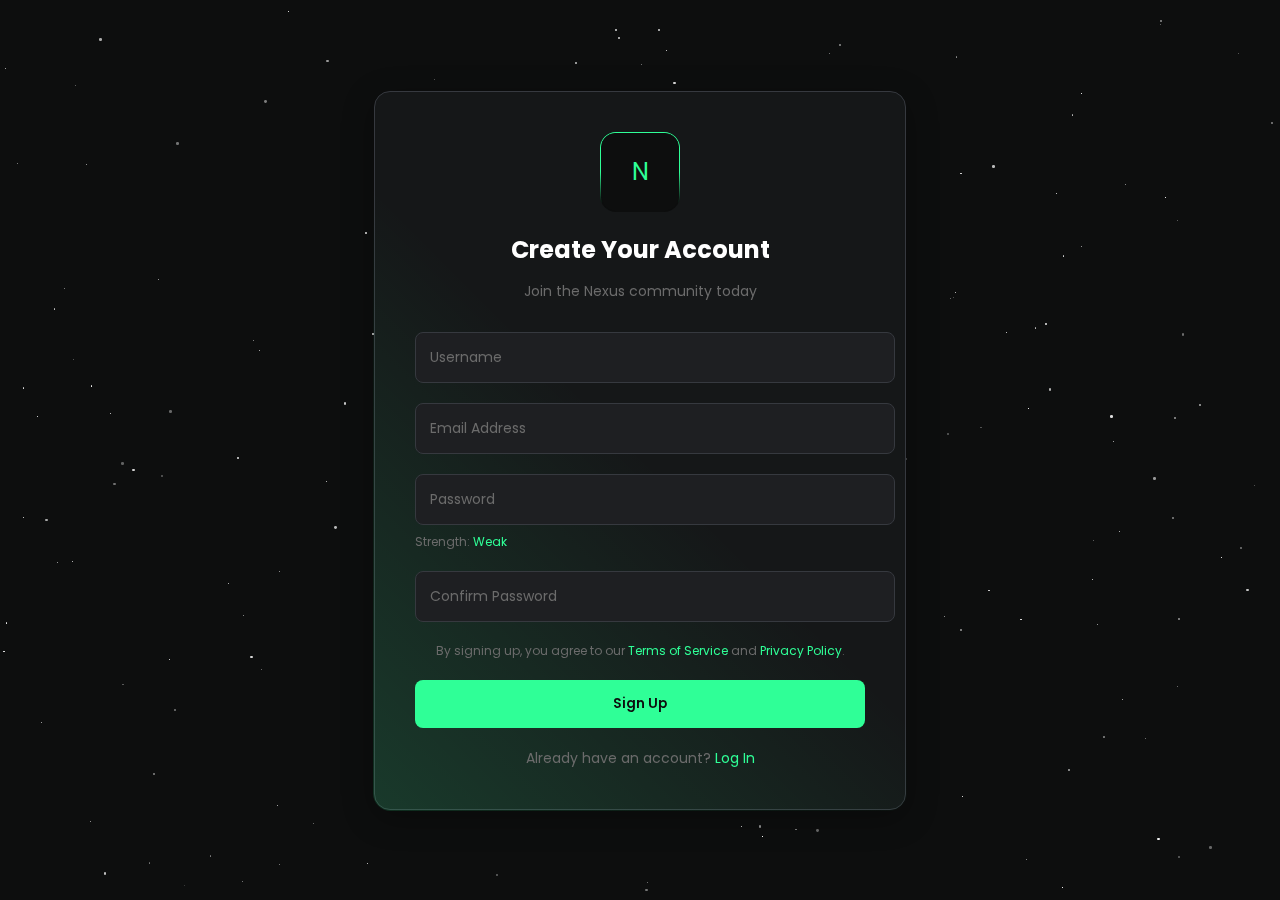
<file: signup.html>
<!DOCTYPE html>
<html lang="en">
<head>
    <meta charset="UTF-8">
    <meta name="viewport" content="width=device-width, initial-scale=1.0">
    <title>Sign Up - Nexus</title>
    <style>
        /* Theme Styles */ 
        @import url("https://fonts.googleapis.com/css2?family=Poppins&display=swap");
      * {
        font-family: "Poppins", sans-serif;
      }
        body {
        background-color: #0d0e0e;
        display: flex;
        justify-content: center;
        align-items: center;
        min-height: 100vh;
        margin: 0;
        overflow: hidden;
      }


        .signup-container {
            background: #151718;
            padding: 40px;
            border-radius: 16px;
            box-shadow: 0 8px 32px rgba(0, 0, 0, 0.3);
            width: 100%;
            max-width: 450px;
            position: relative;
            border: 1px solid #36393f;
            z-index: 1;
        }

        .signup-container::before {
            content: '';
            position: absolute;
            top: -2px;
            left: -2px;
            right: -2px;
            bottom: -2px;
            background: linear-gradient(45deg, #2fff97, transparent 50%);
            z-index: -1;
            border-radius: 18px;
            opacity: 0.15;
        }

        .signup-header {
            text-align: center;
            margin-bottom: 30px;
        }

        .logo {
    width: 80px;
    height: 80px;
    border-radius: 16px;
    margin: 0 auto 20px;
    display: flex;
    align-items: center;
    justify-content: center;
    font-size: 24px;
    color: #2fff97;
    position: relative;
    background: #0d0e0e;
    overflow: hidden; /* Important */
}

.logo::before {
    content: '';
    position: absolute;
    width: 500%; /* Larger animation area */
    height: 500%;
    background: conic-gradient(
        #2fff97 0deg,
        #2fff97 90deg,
        transparent 130deg,
        transparent 230deg,
        #2fff97 270deg,
        #2fff97 360deg
    );
    animation: rotate 3s linear infinite;
    z-index: 0;
}

@keyframes rotate {
    from { transform: rotate(0deg); }
    to { transform: rotate(360deg); }
}
.logo-content {
    position: relative;
    z-index: 1;
    background: #0d0e0e;
    width: calc(100% - 4px);
    height: calc(100% - 4px);
    border-radius: 14px;
    display: flex;
    align-items: center;
    justify-content: center;
    border: 1px solid #0d0e0e; /* Stabilizes the logo border */
}

        .signup-header h1 {
            color: #fff;
            font-size: 24px;
            margin-bottom: 8px;
        }

        .signup-header p {
            color: #6b6b6b;
            font-size: 14px;
        }

        .input-group {
            margin-bottom: 20px;
            position: relative;
        }

        .input-group input {
            width: 100%;
            padding: 14px;
            background: #1e1f22;
            border: 1px solid #36393f;
            border-radius: 8px;
            color: #fff;
            font-size: 14px;
            transition: all 0.3s ease;
        }

        .input-group input:focus {
            outline: none;
            border-color: #2fff97;
            box-shadow: 0 0 0 3px rgba(47, 255, 151, 0.1);
        }

        .input-group input::placeholder {
            color: #6b6b6b;
        }

        .password-strength {
            margin-top: 8px;
            font-size: 12px;
            color: #6b6b6b;
        }

        .password-strength span {
            color: #2fff97;
        }

        .terms {
            margin: 20px 0;
            font-size: 12px;
            color: #6b6b6b;
            text-align: center;
        }

        .terms a {
            color: #2fff97;
            text-decoration: none;
        }

        .terms a:hover {
            text-decoration: underline;
        }

        .signup-btn {
            width: 100%;
            padding: 14px;
            background: #2fff97;
            color: #0d0e0e;
            border: none;
            border-radius: 8px;
            font-weight: 600;
            cursor: pointer;
            transition: all 0.3s ease;
        }

        .signup-btn:hover {
            transform: translateY(-2px);
            box-shadow: 0 8px 20px rgba(47, 255, 151, 0.2);
        }

        .login-link {
            margin-top: 20px;
            text-align: center;
            font-size: 14px;
            color: #6b6b6b;
        }

        .login-link a {
            color: #2fff97;
            text-decoration: none;
        }

        .login-link a:hover {
            text-decoration: underline;
        }

        /* Background Animation */
        .background-effects {
            position: fixed;
            top: 0;
            left: 0;
            width: 100%;
            height: 100%;
            z-index: -1;
            overflow: hidden;
        }

        .star {
            position: absolute;
            width: 2px;
            height: 2px;
            background: white;
            border-radius: 50%;
            opacity: 0;
            animation: twinkle 3s infinite;
        }

        @keyframes twinkle {
            0%, 100% { opacity: 0; }
            50% { opacity: 1; }
        }

        .shooting-star {
            position: absolute;
            width: 2px;
            height: 2px;
            background: white;
            box-shadow: 0 0 10px white;
            animation: shoot 2s linear infinite;
        }

        @keyframes shoot {
            0% {
                transform: translateX(0) translateY(0);
                opacity: 1;
            }
            100% {
                transform: translateX(500px) translateY(500px);
                opacity: 0;
            }
        }
    </style>
</head>
<body>
    <!-- Arka Plan Animasyonu -->
    <div class="background-effects">
        <div
          class="gradient-circle"
          style="width: 400px; height: 400px; top: 20%; left: 10%"
        ></div>
        <div
          class="gradient-circle"
          style="width: 300px; height: 300px; bottom: 15%; right: 10%"
        ></div>
      </div>

    <!-- Sign Up Formu -->
    <div class="signup-container">
        <div class="signup-header">
            <div class="logo">
                <div class="logo-content">N</div>
            </div>
            <h1>Create Your Account</h1>
            <p>Join the Nexus community today</p>
        </div>
        
        <form>
            <div class="input-group">
                <input type="text" placeholder="Username" required>
            </div>
            
            <div class="input-group">
                <input type="email" placeholder="Email Address" required>
            </div>
            
            <div class="input-group">
                <input type="password" placeholder="Password" required>
                <div class="password-strength">Strength: <span>Weak</span></div>
            </div>
            
            <div class="input-group">
                <input type="password" placeholder="Confirm Password" required>
            </div>
            
            <div class="terms">
                By signing up, you agree to our <a href="#">Terms of Service</a> and <a href="#">Privacy Policy</a>.
            </div>
            
            <button type="submit" class="signup-btn">Sign Up</button>
            
            <div class="login-link">
                Already have an account? <a href="#">Log In</a>
            </div>
        </form>
    </div>
</body>
<script>
    function createShootingStars() {
    const container = document.createElement('div');
    container.style.position = 'fixed';
    container.style.top = '0';
    container.style.left = '0';
    container.style.width = '100%';
    container.style.height = '100%';
    container.style.pointerEvents = 'none';
    container.style.zIndex = '-1';
    container.style.overflow = 'hidden';
    document.body.prepend(container);

    // Function to create stars
    function createStar() {
        const star = document.createElement('div');
        star.style.position = 'absolute';
        star.style.width = Math.random() * 3 + 'px';
        star.style.height = star.style.width;
        star.style.backgroundColor = 'white';
        star.style.borderRadius = '50%';
        star.style.opacity = Math.random() * 0.7 + 0.3;
        star.style.left = Math.random() * 100 + '%';
        star.style.top = Math.random() * 100 + '%';
        
        // Slow twinkle effect
        star.style.animation = `twinkle ${Math.random() * 5 + 3}s infinite alternate`;
        
        container.appendChild(star);
    }

    // Shooting star effect
    function createShootingStar() {
        const shootingStar = document.createElement('div');
        shootingStar.style.position = 'absolute';
        shootingStar.style.width = '2px';
        shootingStar.style.height = '2px';
        shootingStar.style.backgroundColor = 'white';
        shootingStar.style.boxShadow = '0 0 10px 2px rgba(255, 255, 255, 0.8)';
        
        // Random start position
        const startX = Math.random() * 100;
        const startY = Math.random() * 50;
        shootingStar.style.left = startX + '%';
        shootingStar.style.top = startY + '%';
        
        // Random direction and length
        const angle = Math.random() * 30 + 15;
        const distance = Math.random() * 100 + 50;
        const endX = startX + distance * Math.cos(angle * Math.PI / 180);
        const endY = startY + distance * Math.sin(angle * Math.PI / 180);
        
        // Animasyon
        shootingStar.style.animation = `shoot ${Math.random() * 2 + 1}s linear`;
        shootingStar.style.animationTimingFunction = 'cubic-bezier(0.4, 0, 0.2, 1)';
        
        // Remove when animation ends
        shootingStar.addEventListener('animationend', () => {
            shootingStar.remove();
        });
        
        container.appendChild(shootingStar);
    }

    // CSS animation definitions
    const style = document.createElement('style');
    style.textContent = `
        @keyframes twinkle {
            0%, 100% { opacity: 0.3; }
            50% { opacity: 1; }
        }
        
        @keyframes shoot {
            0% {
                transform: translate(0, 0);
                opacity: 1;
            }
            100% {
                transform: translate(${Math.random() * 200 - 100}px, ${Math.random() * 200 - 100}px);
                opacity: 0;
            }
        }
    `;
    document.head.appendChild(style);

    // Create initial stars
    for (let i = 0; i < 200; i++) {
        createStar();
    }

    // Create shooting stars at regular intervals
    setInterval(createShootingStar, 1000);
}

// Start the animation
document.addEventListener('DOMContentLoaded', createShootingStars);
  </script>
</html>
</file>
<file: style.css>
/* General Styles */
@import url("https://fonts.googleapis.com/css2?family=Poppins&display=swap");

* {
  box-sizing: border-box;
  padding: 0;
  margin: 0;
  font-family: "Poppins", sans-serif;
  transition: all 0.2s cubic-bezier(0.19, 1, 0.22, 1);
  color: white;
  
}
body{
  background: linear-gradient(180deg, #0d0e0e 0%, #1a1a1a 100%);
}
/* Scrollbar Style */
::-webkit-scrollbar {
  width: 5px;
}

::-webkit-scrollbar-track {
  background-color: rgb(63, 63, 63);
  border-radius: 15px;
}

::-webkit-scrollbar-thumb {
  background: rgb(163, 163, 163);
  border-radius: 15px;
}

::-webkit-scrollbar-thumb:hover {
  background: rgb(255, 255, 255);
}

/* Top Container */
.top-container {
  padding: 9px;
  text-align: center;
  background-color: #0d0e0e;
  box-shadow: 0px 3px 3px -25px white;
  border-bottom: 1px solid #36393f;
  position: fixed;
  top: 0;
  left: 0;
  right: 0;
  z-index: 1000;
}

/* Main Container */
.main-container {
  display: flex;
  flex-direction: row;
  min-height: 100vh;
  padding-top: 49px; /* Space equal to top container height */
  background: linear-gradient(180deg, #0d0e0e 0%, #1a1a1a 100%);
}

/* Left Side */
.left-side-container {
  display: flex;
  flex-direction: row;
  max-width: fit-content;
  background-color: #0d0e0e;
  border-right: 1px solid #36393f;
  position: fixed;
  top: 49px; /* Space equal to top container height */
  bottom: 0;
  z-index: 999;
  
}

.server-container {
  display: flex;
  flex-direction: column;
  width: 80px;
  background-color: #0d0e0e;
  align-items: center;
  padding: 15px;
  background: linear-gradient(180deg, #0d0e0e 0%, #1a1a1a 100%);
}

.app-logo {
    width: 50px;
    height: 50px;
    background-color: #0d0e0e;
    border: 2px solid #2fff97;
    border-radius: 14px;
    display: flex;
    flex-direction: column; /* Align content vertically */
    align-items: center; /* Center horizontally */
    justify-content: center; /* Center vertically */
    padding: 15px; /* Inner padding */
    
  }
  
  .app-logo h2 {
    color: #2fff97;
    text-align: center;
    margin: 0; /* Remove default margin */
  }
  
  .app-logo hr {
    width: 90%; /* HR width */
    border: 0.5px solid white; /* HR thickness and color */
  }

.servers {
  display: flex;
  flex-direction: column;
  gap: 15px;
  margin-top: 20px;
}

.server-item {
  position: relative;
  width: 50px;
  height: 50px;
  background-color: #0d0e0e;
  border: 1px solid #36393f;
  border-radius: 14px;
  display: flex;
  align-items: center;
  justify-content: center;
}

.server-item::before {
  content: "";
  position: absolute;
  left: -10px;
  width: 3px;
  height: 30px;
  background-color: white;
  border-radius: 2px;
  visibility: hidden;
}

.server-item.active::before {
  visibility: visible;
}

/* Channel Container */
.channel-container {
  display: flex;
  flex-direction: column;
  width: 300px;
  background-color: #0d0e0e;
  box-shadow: 0 0 0 0.5px #36393f;
  padding-top: 10px;
  position: relative;
  background: linear-gradient(180deg, #0d0e0e 0%, #1a1a1a 100%);
}

.channel-server-info {
  display: flex;
  flex-direction: column;
  align-items: center;
  padding: 10px 0;
  border-bottom: 1px solid #36393f;
}

.channel-server-info h3 {
  text-align: center;
}

.channel-category {
  display: flex;
  flex-direction: column;
  gap: 5px; /* Reduced gaps */
  padding: 10px;
}

.channel-category h4 {
  color: rgb(218, 217, 217);
  margin-bottom: 5px;
}

.channel {
  display: flex;
  align-items: center;
  height: 30px; /* Reduced height */
  padding: 0 10px; /* Reduced padding */
  border-radius: 5px;
  cursor: pointer;
}

.channel.active {
  background-color: #272626;
}

.channel h5 {
  color: rgb(218, 217, 217);
  font-size: 14px; /* Reduced font size */
}

/* Center Container (Chat Area) */
.center-container {
  position: relative;
  display: flex;
  flex-direction: column;
  flex-grow: 2;
  background-color: #0d0e0e;
  margin-left: 380px; /* Space equal to left side and channel container width */
  padding-top: 10px;
  padding-bottom: 80px;
  position: relative;
  padding-bottom: 0;
  background: linear-gradient(180deg, #0d0e0e 0%, #1a1a1a 100%);
}

.chat-area {
  padding-left: 20px;
  flex: 2;
  overflow-y: auto;
}
textarea {
  width: 100%;
  height: auto; /* Auto sizes to content */
  resize: none; /* Prevent user from resizing */
  overflow-y: hidden; /* Prevents scrollbar when text area scrolls */
}
.message-container {
  display: flex;
  align-items: flex-start;
  gap: 15px;
  margin-bottom: 25px;
}

.profile-photo {
  width: 50px;
  height: 50px;
  border: 1px solid white;
  border-radius: 100%;
  flex-shrink: 0;
}
.bottom-controls .material-icons {
  font-size: 20px;
}
.message-content {
  display: flex;
  flex-direction: column;
  max-width: 80%;
}

.message-header {
  display: flex;
  align-items: center;
  gap: 10px;
}

.username {
  color: #4ed33df3;
}

.time {
  color: #dcdcdcb0;
  font-size: x-small;
}

.message {
  margin-top: 5px;
  margin-bottom: 5px;
  word-wrap: break-word;
}

/* Chat Bottom Area (Textarea and Buttons) */
.chat-bottom-area {
  position: fixed;
  display: flex;
  min-height: 60px;
  align-items: flex-end;
  margin-top: 50px;
  padding: 10px;
  background: #0d0e0e;
  border-top: 1px solid #36393f;
  border-left: 1px solid #36393f;
  border-right: 1px solid #36393f;
  gap: 10px;
  position: fixed;
  bottom: 0;
  left: 380px; /* Space equal to left side and channel container width */
  right: 0;
  z-index: 1000;
  background: linear-gradient(180deg, #0d0e0e 0%, #1a1a1a 100%);
}

.message-box {
  flex-grow: 1;
  display: flex;
  align-items: center;
  background: #37383865;
  border-radius: 8px;
  padding: 10px;
  min-height: 40px;
  max-height: 150px;
  overflow: hidden;
}

#message-input::placeholder {
  user-select: none; /* Make placeholder text unselectable */
  -moz-user-select: none; /* For Firefox */
  -webkit-user-select: none; /* For Chrome, Safari, Edge */
  -ms-user-select: none; /* For Internet Explorer */
  color: #6b6b6b; /* Placeholder color */
  opacity: 1; /* Ensure placeholder color displays correctly in Firefox */
}

#message-input {
  width: 100%;
  background: transparent;
  border: none;
  outline: none;
  resize: none;
  color: white;
  font-size: 15px;
  line-height: 20px;
  overflow-y: hidden;
}

.button-group button {
  background: transparent;
  border: none;
  color: white;
  font-size: 20px;
  cursor: pointer;
  padding: 8px;
  border-radius: 50px;
  transition: background 0.3s ease;
}

.button-group button:hover {
  background: rgba(255, 255, 255, 0.1);
}

.button-group button i {
  vertical-align: middle;
}

.file-upload,
.emoji-picker,
.gif-picker,
.sticker-picker {
  background: transparent;
  border: none;
  color: white;
  font-size: 20px;
  cursor: pointer;
}

.file-upload:hover,
.emoji-picker:hover,
.gif-picker:hover,
.sticker-picker:hover {
  opacity: 0.5;
}
.right-side-container {
  width: 250px; /* Reduce right-side width */
  background-color: #0d0e0e;
  border-left: 1px solid #36393f;
  padding: 10px;
  color: white;
  background: linear-gradient(180deg, #0d0e0e 0%, #1a1a1a 100%);
}

.user-list {
  max-height: calc(100vh - 150px); /* Adjust according to screen height */
  overflow-y: auto; /* Dikey scroll ekle */
  padding-right: 8px; /* Space for scrollbar */
}

.user-item {
  display: flex;
  align-items: center;
  gap: 10px;
  padding: 8px; /* Padding'i biraz azalt */
  margin-bottom: 8px; /* Spacing between users */
  border-radius: 8px;
  background-color: #1e1f22;
  min-height: 50px; /* User item height */
}

.user-item.online {
  border-left: 3px solid #2fff97; /* Green line for online users */
}

.user-item.offline {
  border-left: 3px solid #6b6b6b; /* Grey line for offline users */
}

.profile-photo {
  width: 30px; /* Reduce profile photo size */
  height: 30px;
  border-radius: 50%;
  background-color: #36393f;
  border: 2px solid #2fff97;
  flex-shrink: 0; /* Keep its size fixed */
}

.user-info {
  display: flex;
  flex-direction: column;
  gap: 4px;
  flex-grow: 1; /* Fill remaining space */
  overflow: hidden; /* Truncate long texts */
}

.username {
  font-size: 14px;
  color: #dcdcdc;
  white-space: nowrap; /* Keep text on a single line */
  overflow: hidden; /* Hide overflowing text */
  text-overflow: ellipsis; /* Show overflow with "..." */
}

.user-category h3 {
  font-size: 14px; /* Reduce header size */
  color: #dcdcdc;
  margin-bottom: 10px; /* Spacing between header and user list */
}

.user-count {
  color: #6b6b6b;
  font-size: 12px; /* Reduce user count font size */
}

/* Unselectable class */
.no-select {
  user-select: none;
  -moz-user-select: none;
  -webkit-user-select: none;
  -ms-user-select: none;
}

/* User Statuses (Fixed at Bottom) */
.user-status {
  position: sticky; /* Sticky position */
  bottom: 50px; /* Keep above buttons */
  border-radius: 8px;
  padding: 10px;
  margin-top: auto; /* Push to bottom */
  z-index: 1; /* Ensure it stays above other elements */
}

.status-item {
  display: flex;
  align-items: center;
  gap: 10px;
  margin-bottom: 10px;
}

.profile-photo {
  width: 40px;
  height: 40px;
  border-radius: 50%;
  background-color: #36393f;
  border: 2px solid #2fff97;
}

.status-info {
  display: flex;
  flex-direction: column;
}

.username {
  font-size: 14px;
  color: #dcdcdc;
}

.status-text {
  font-size: 12px;
  color: #6b6b6b;
}

/* Microphone, Speaker and Settings Buttons */
.bottom-controls {
  background: linear-gradient(180deg, #0d0e0e 0%, #1a1a1a 100%);
  position: sticky; /* Sticky position */
  bottom: 0; /* Fix to bottom */
  display: flex;
  justify-content: space-between; /* Balance spacing between buttons */
  align-items: center;
  background-color: #0d0e0e;
  border-top: 1px solid #36393f;
  padding: 2px 50px; /* Reduced padding */
  z-index: 2; /* Ensure it stays above other elements */
}

.control-button {
  background: transparent;
  border: none;
  color: white;
  font-size: 20px;
  cursor: pointer;
  transition: opacity 0.3s ease;
  padding: 8px; /* Reduce button padding */
  transition: all 0.4s cubic-bezier(0.68, -0.55, 0.265, 1.55);
}

.control-button:hover {
  background: rgba(47, 255, 151, 0.15);
  transform: translateY(-3px) scale(1.15);
  box-shadow: 0 4px 15px rgba(47, 255, 151, 0.2);
}

.control-button:hover::after {
  content: attr(data-tooltip);
  position: absolute;
  bottom: calc(100% + 10px);
  left: 50%;
  transform: translateX(-50%);
  background: #2fff97;
  color: #0d0e0e;
  padding: 6px 12px;
  border-radius: 4px;
  font-size: 12px;
  font-weight: bold;
  white-space: nowrap;
  opacity: 0;
  animation: tooltipFade 0.3s ease-out forwards;
}

@keyframes tooltipFade {
  from { opacity: 0; transform: translate(-50%, 5px); }
  to { opacity: 1; transform: translate(-50%, 0); }
}

.control-button::before {
  content: "";
  position: absolute;
  top: 0;
  left: 0;
  width: 100%;
  height: 100%;
  border-radius: 8px;
  background: radial-gradient(circle at center, 
    rgba(47, 255, 151, 0.4) 0%, 
    transparent 70%);
  opacity: 0;
  transition: opacity 0.3s ease;
}

.control-button:hover::before {
  opacity: 1;
}

.control-button:active {
  transform: scale(0.92);
  filter: brightness(1.2);
}
@keyframes pulse-wave {
  0% { box-shadow: 0 0 0 0 rgba(47, 255, 151, 0.4); }
  100% { box-shadow: 0 0 0 12px rgba(47, 255, 151, 0); }
}

.control-button.active {
  animation: pulse-wave 1.5s infinite;
  background-color: #2fff97 !important;
  color: #0d0e0e !important;
}

/* Settings Button Special Effect */
.control-button.settings:hover {
  transform: rotate(90deg) scale(1.15);
  background: rgba(255, 255, 255, 0.1);
}

/* Progress Bar Efekti */
.volume-container {
  position: relative;
  width: 120px;
  height: 4px;
  background: #36393f;
  border-radius: 2px;
  overflow: hidden;
}

.volume-progress {
  height: 100%;
  background: #2fff97;
  position: relative;
  transition: width 0.3s ease;
}

.volume-progress::after {
  content: "";
  position: absolute;
  right: -4px;
  top: -3px;
  width: 10px;
  height: 10px;
  background: #2fff97;
  border-radius: 50%;
  box-shadow: 0 0 8px #2fff97;
}

/* Enhanced Hover Effects */
.server-item {
  transition: all 0.3s ease, border-color 0.2s linear;
  cursor: pointer;
}

.server-item:hover {
  border-color: #2fff97;
  background-color: #1a1a1a;
  transform: translateY(-2px);
}

.server-item:hover::before {
  visibility: visible;
  background-color: #2fff97;
}

.server-item.active:hover::before {
  background-color: white;
}

/* Kanal Hover Efektleri */
.channel {
  transition: all 0.3s cubic-bezier(0.4, 0, 0.2, 1);
  cursor: pointer;
}

.channel:hover {
  background-color: #272626;
  transform: translateX(5px);
}

.channel:hover h5 {
  color: white;
}

.channel.active:hover {
  background-color: #323232;
}

/* Mesaj Hover Efektleri */
.message-container {
  transition: background-color 0.3s ease;
  padding: 8px;
  border-radius: 8px;
}

.message-container:hover {
  background-color: #1a1a1a;
}

.message-container:hover .profile-photo {
  transform: scale(1.05);
}

.profile-photo {
  transition: transform 0.3s ease;
}

/* Buton Hover Efektleri */
.button-group button {
  position: relative;
  overflow: hidden;
  transition: all 0.3s ease;
}

.button-group button:hover {
  background: rgba(47, 255, 151, 0.1);
  transform: scale(1.1);
}

.button-group button:active {
  transform: scale(0.95);
}

.button-group button::after {
  content: "";
  position: absolute;
  top: 50%;
  left: 50%;
  width: 0;
  height: 0;
  background: rgba(255, 255, 255, 0.1);
  border-radius: 50%;
  transform: translate(-50%, -50%);
  transition: width 0.3s ease, height 0.3s ease;
}

.button-group button:hover::after {
  width: 100px;
  height: 100px;
}

/* User List Hover */
.user-item {
  transition: all 0.3s ease;
  cursor: pointer;
}

.user-item:hover {
  background-color: #2a2b2e;
  transform: translateX(3px);
}

.user-item:hover .profile-photo {
  border-color: white;
}

/* Control Buttons */
.control-button {
  position: relative;
  transition: all 0.3s ease;
}

.control-button:hover {
  color: #2fff97;
  transform: scale(1.15);
}

.control-button:hover::after {
  content: attr(data-tooltip);
  position: absolute;
  bottom: 100%;
  left: 50%;
  transform: translateX(-50%);
  background: #1a1a1a;
  color: white;
  padding: 4px 8px;
  border-radius: 4px;
  font-size: 12px;
  white-space: nowrap;
  pointer-events: none;
}

/* Scrollbar Improvements */
::-webkit-scrollbar-thumb {
  transition: background 0.3s ease;
}

.chat-area:hover::-webkit-scrollbar-thumb {
  background: #2fff97;
}

/* Animasyonlar */
@keyframes pulse {
  0% { box-shadow: 0 0 0 0 rgba(47, 255, 151, 0.4); }
  70% { box-shadow: 0 0 0 10px rgba(47, 255, 151, 0); }
  100% { box-shadow: 0 0 0 0 rgba(47, 255, 151, 0); }
}

.server-item.active {
  animation: pulse 1.5s infinite;
}

/* Media Query for Mobile Compatibility */
@media (max-width: 768px) {
  .server-item:hover {
    transform: none;
    background-color: inherit;
  }
  
  .channel:hover {
    transform: none;
  }
  
  .user-item:hover {
    transform: none;
  }
}
/* Yeni Gradient Efektleri */
.server-item.active {
  background: linear-gradient(145deg, #2fff9744, #0d0e0e);
  border-color: #2fff97;
}

.message-container:hover {
  background: linear-gradient(90deg, #1a1a1a00 0%, #1a1a1a66 100%);
}

/* Glow Effect */
@keyframes glow {
  0% { box-shadow: 0 0 10px #2fff9733; }
  50% { box-shadow: 0 0 20px #2fff9766; }
  100% { box-shadow: 0 0 10px #2fff9733; }
}

.button-group button:hover {
  animation: glow 1.5s infinite;
}

/* Loading Animation */
.loading-spinner {
  width: 30px;
  height: 30px;
  border: 3px solid #2fff97;
  border-top-color: transparent;
  border-radius: 50%;
  animation: spin 1s linear infinite;
}

@keyframes spin {
  to { transform: rotate(360deg); }
}

/* Text Animations */
.username {
  position: relative;
  display: inline-block;
}

.username:hover::after {
  content: "";
  position: absolute;
  bottom: -2px;
  left: 0;
  width: 100%;
  height: 2px;
  background: #2fff97;
  animation: underline 0.3s ease-out;
}

@keyframes underline {
  from { width: 0; }
  to { width: 100%; }
}

/* 3D Transform Efektleri */
.profile-photo:hover {
  transform: perspective(500px) rotateY(15deg) scale(1.1);
}

.server-item:hover {
  transform: perspective(500px) translateZ(10px);
}

/* Smooth Shadow on Hover */
.channel-container {
  transition: transform 0.3s, box-shadow 0.3s;
}

.channel-container:hover {
  box-shadow: 5px 0 15px #2fff9733;
}

/* Input Area Animation */
.message-box {
  position: relative;
  overflow: hidden;
}

.message-box::before {
  content: "";
  position: absolute;
  bottom: 0;
  left: 0;
  width: 100%;
  height: 2px;
  background: #2fff97;
  transform: scaleX(0);
  transition: transform 0.3s ease;
}

.message-box:focus-within::before {
  transform: scaleX(1);
}

/* Neon Vibration Effect */
@keyframes neon-pulse {
  0%, 100% { filter: drop-shadow(0 0 2px #2fff97); }
  50% { filter: drop-shadow(0 0 5px #2fff97); }
}

.app-logo {
  animation: neon-pulse 2s infinite;
}

/* Color Change Effect */
.user-item:hover .username {
  color: #2fff97 !important;
  transition: color 0.3s 0.1s;
}

/* Custom Scrollbar Animation */
::-webkit-scrollbar-thumb {
  transition: all 0.5s;
}

::-webkit-scrollbar-thumb:hover {
  background: #2fff97;
  box-shadow: 0 0 10px #2fff97;
}

/* Responsive Hover Efektleri */
@media (hover: hover) {
  .server-item:hover {
    transform: perspective(500px) translateZ(10px);
  }
  
  .profile-photo:hover {
    transform: perspective(500px) rotateY(15deg) scale(1.1);
  }
}


/* Ray Effect */
@keyframes ray {
  0% { background-position: -100% 0; }
  100% { background-position: 200% 0; }
}

.button-group button:hover::before {
  content: "";
  position: absolute;
  top: 0;
  left: 0;
  width: 100%;
  height: 100%;
  background: linear-gradient(
    120deg,
    transparent 25%,
    #2fff9744 50%,
    transparent 75%
  );
  animation: ray 1.5s infinite;
  opacity: 0.5;
}
</file>
